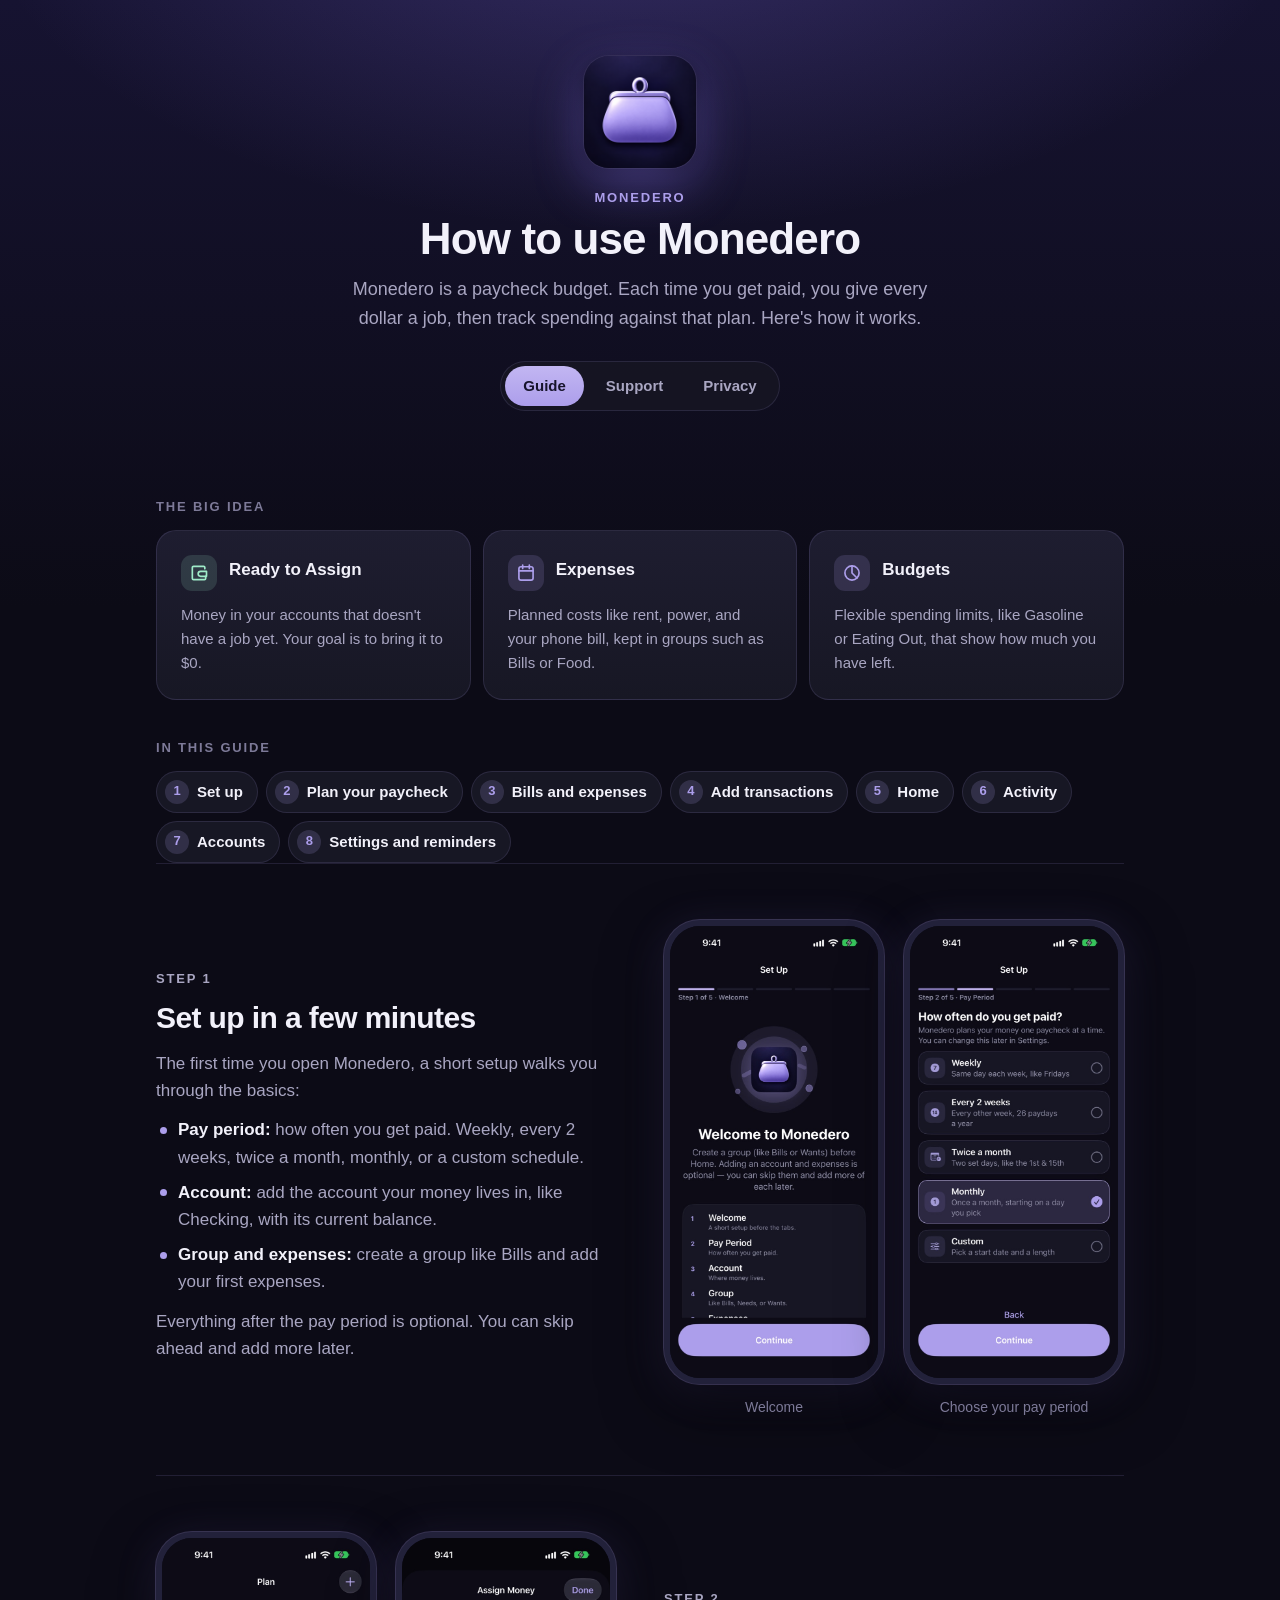
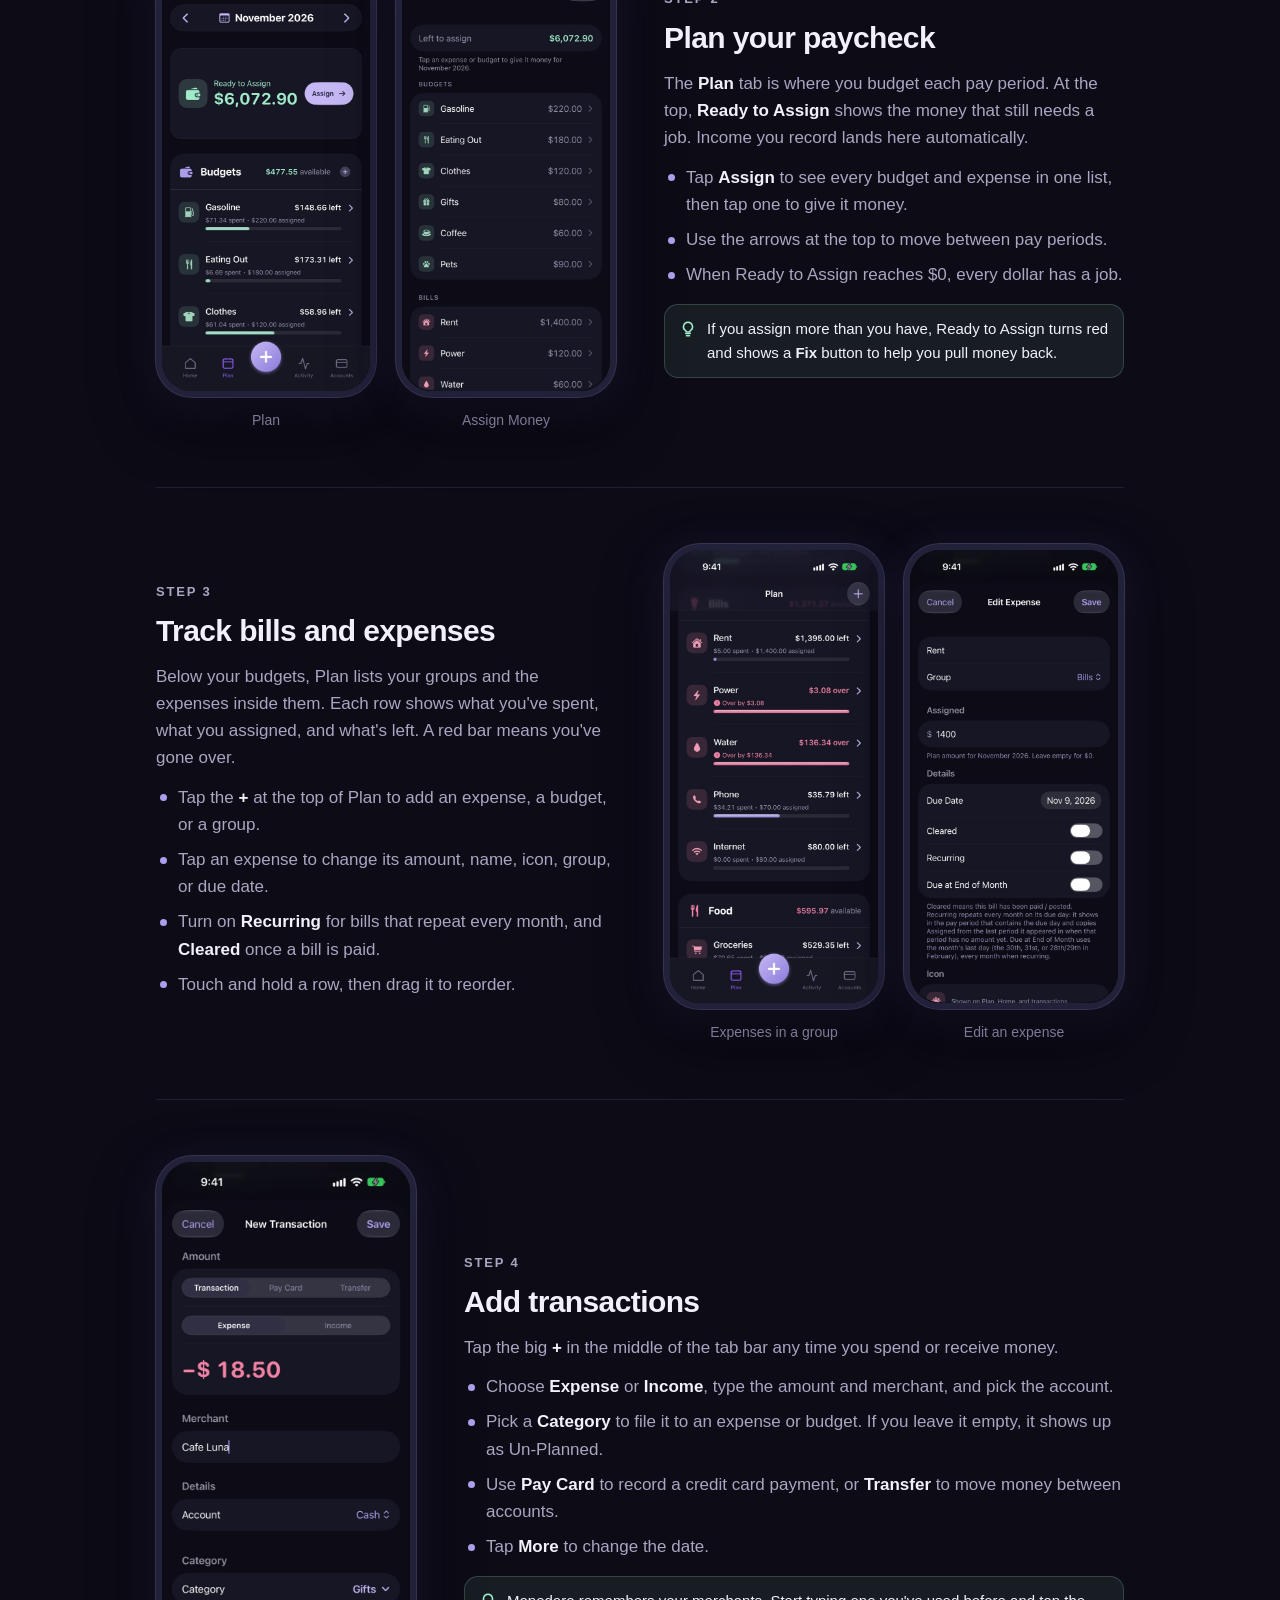
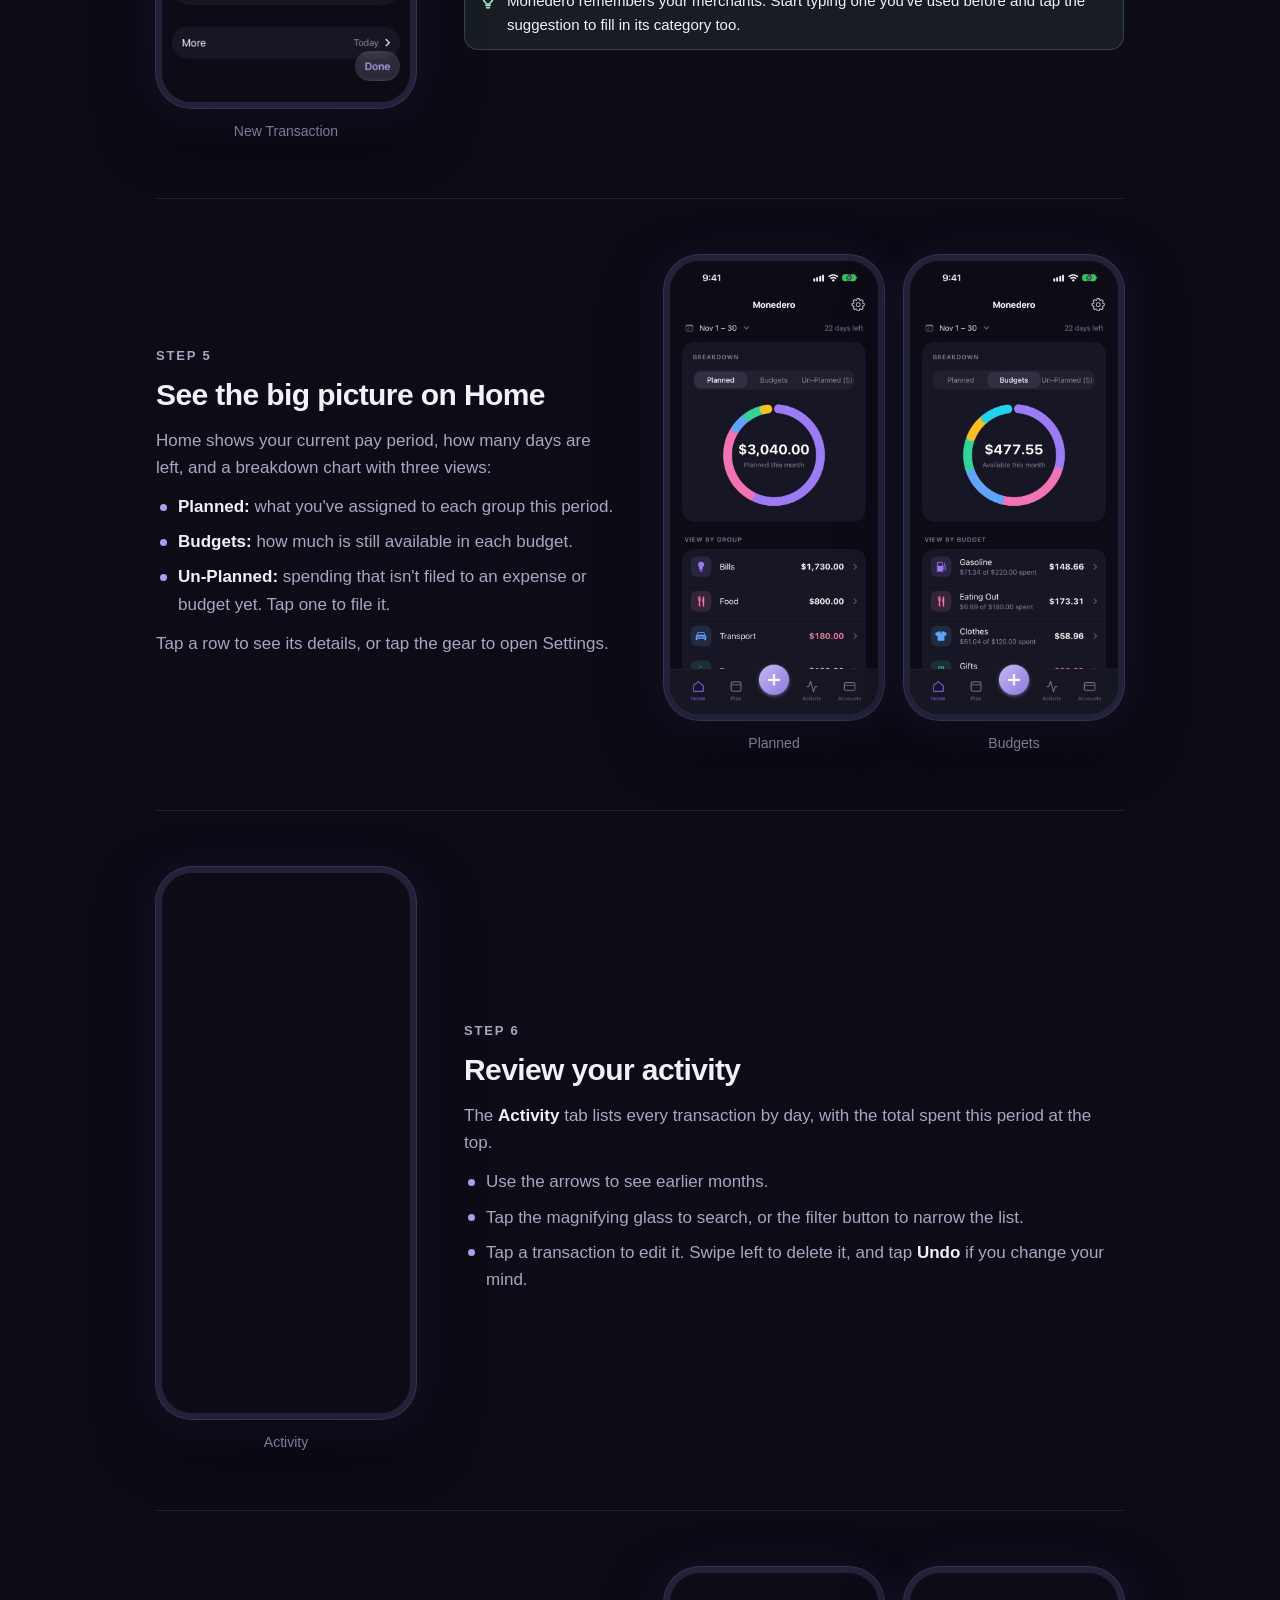
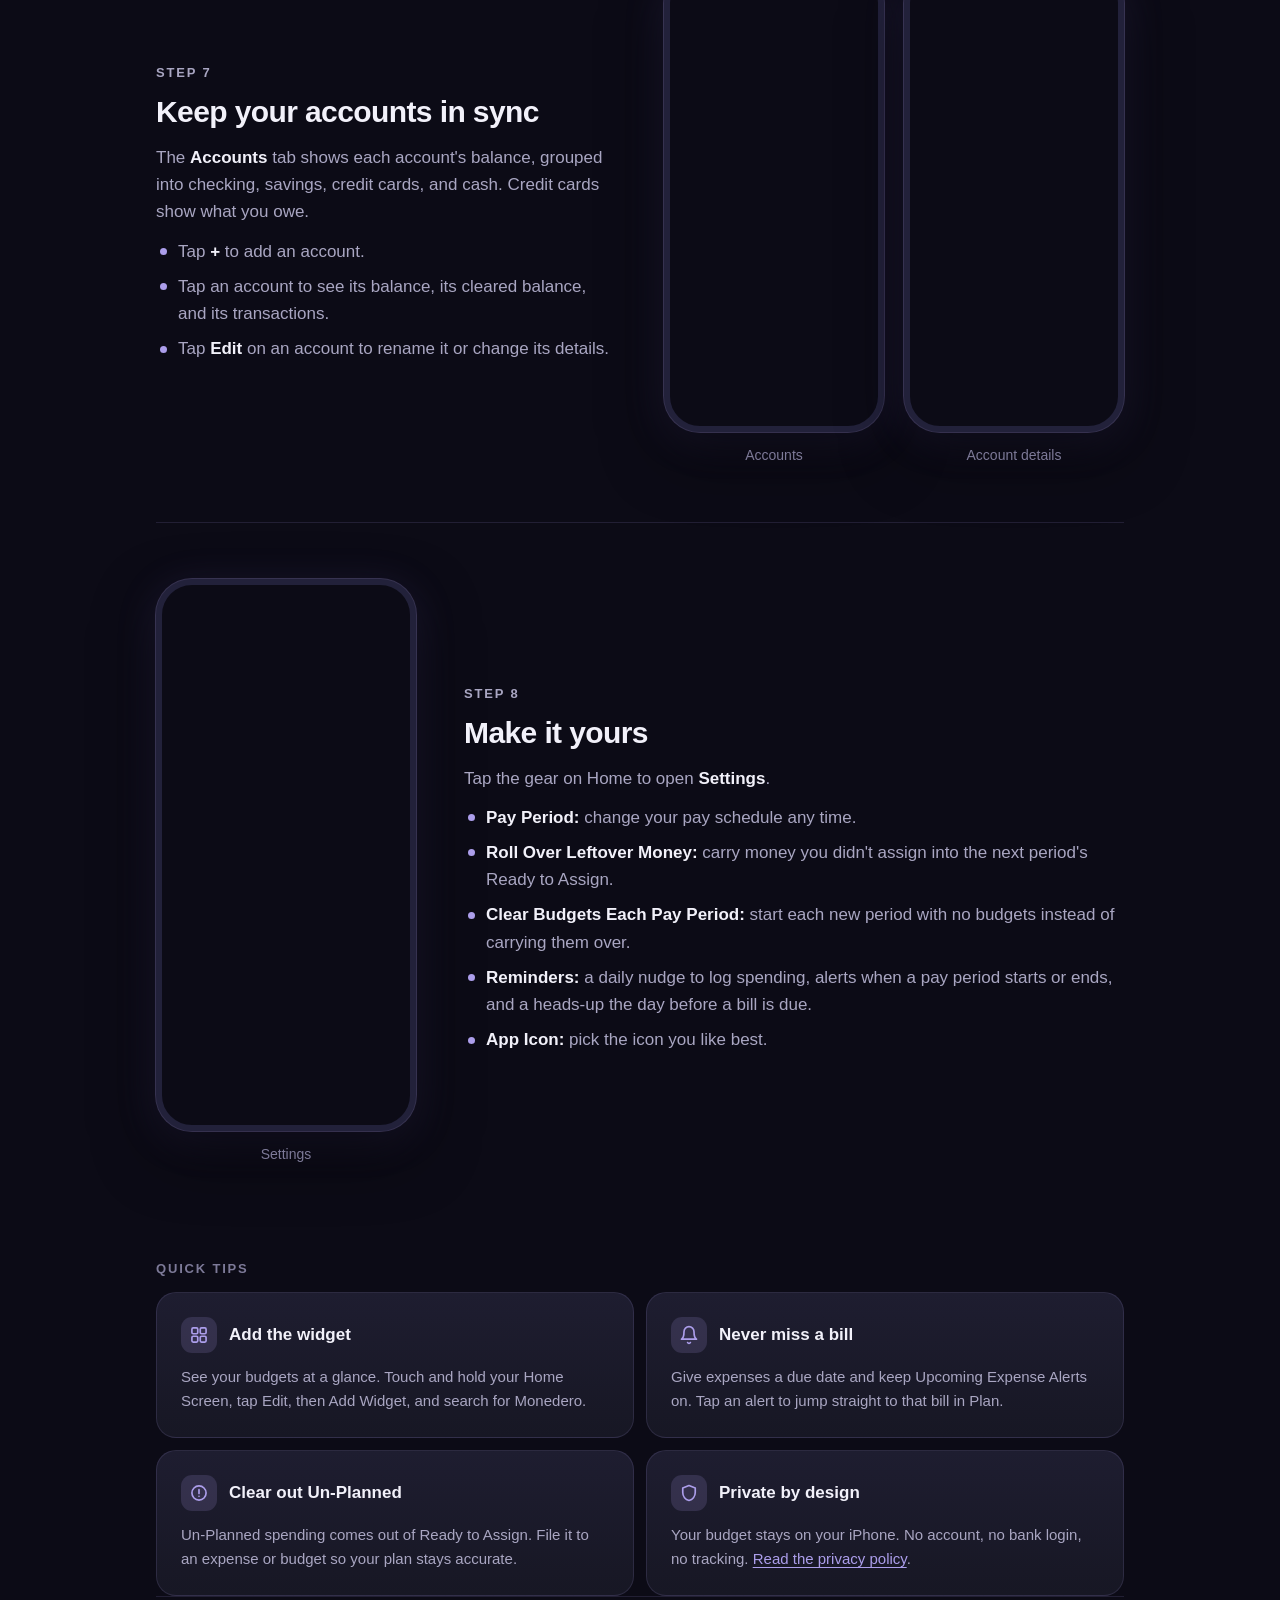
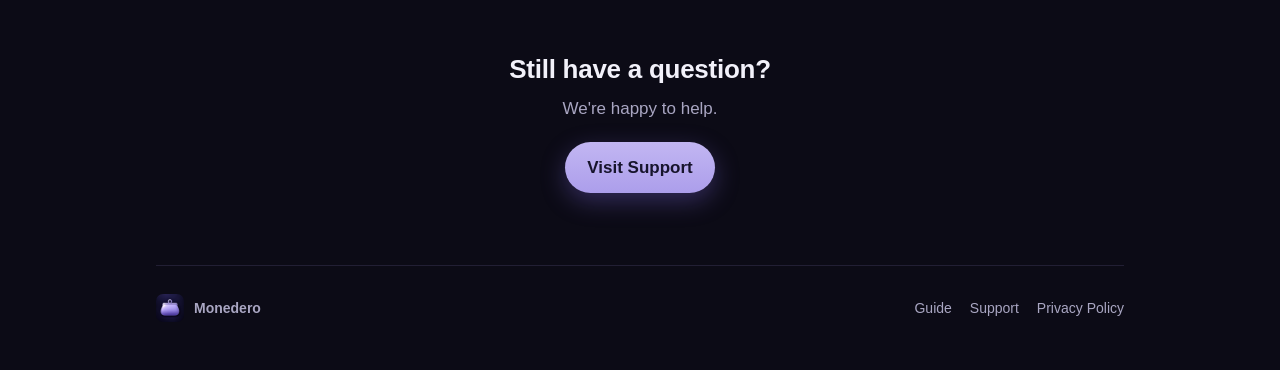
<file: index.html>
<!doctype html>
<html lang="en">
<head>
<meta charset="utf-8">
<meta name="viewport" content="width=device-width, initial-scale=1">
<title>Monedero</title>
<meta http-equiv="refresh" content="0; url=guide.html">
<link rel="canonical" href="guide.html">
</head>
<body>
<p><a href="support.html">Monedero Support</a> · <a href="privacy.html">Privacy Policy</a></p>
</body>
</html>
</file>
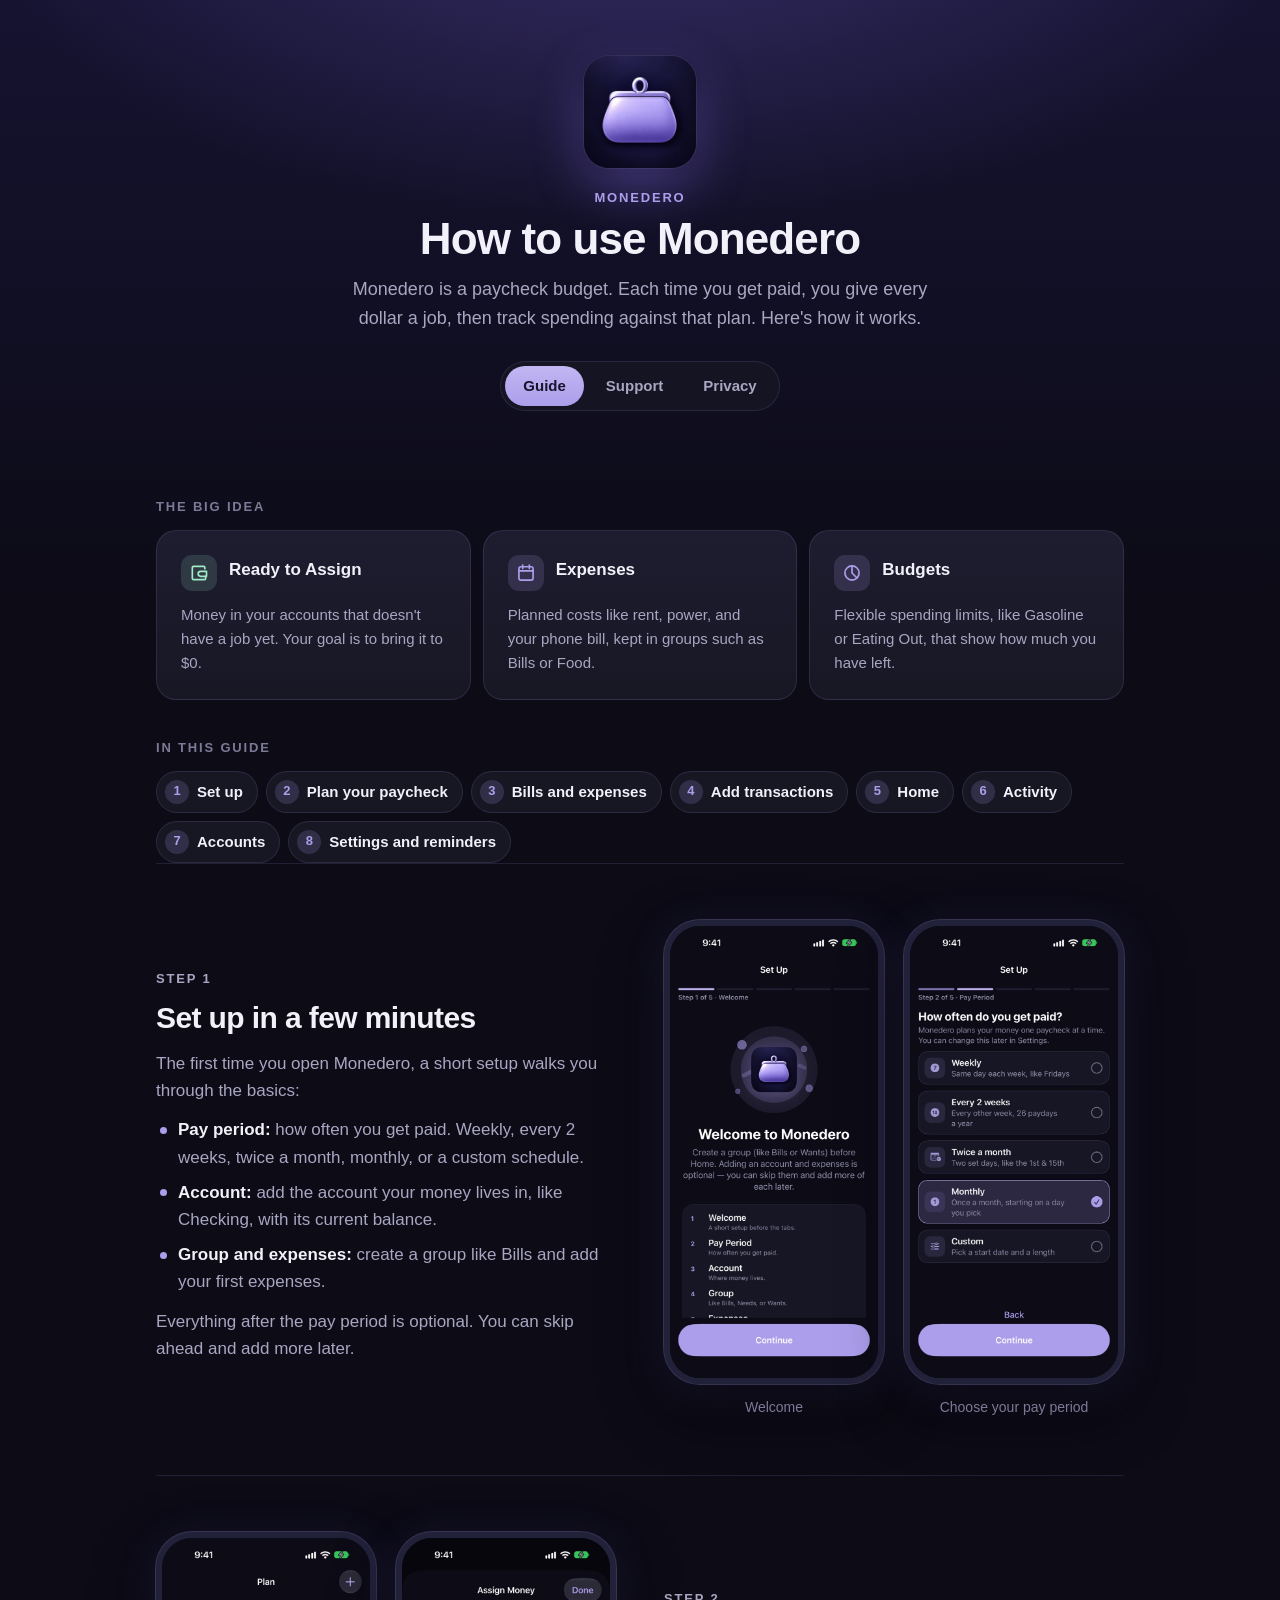
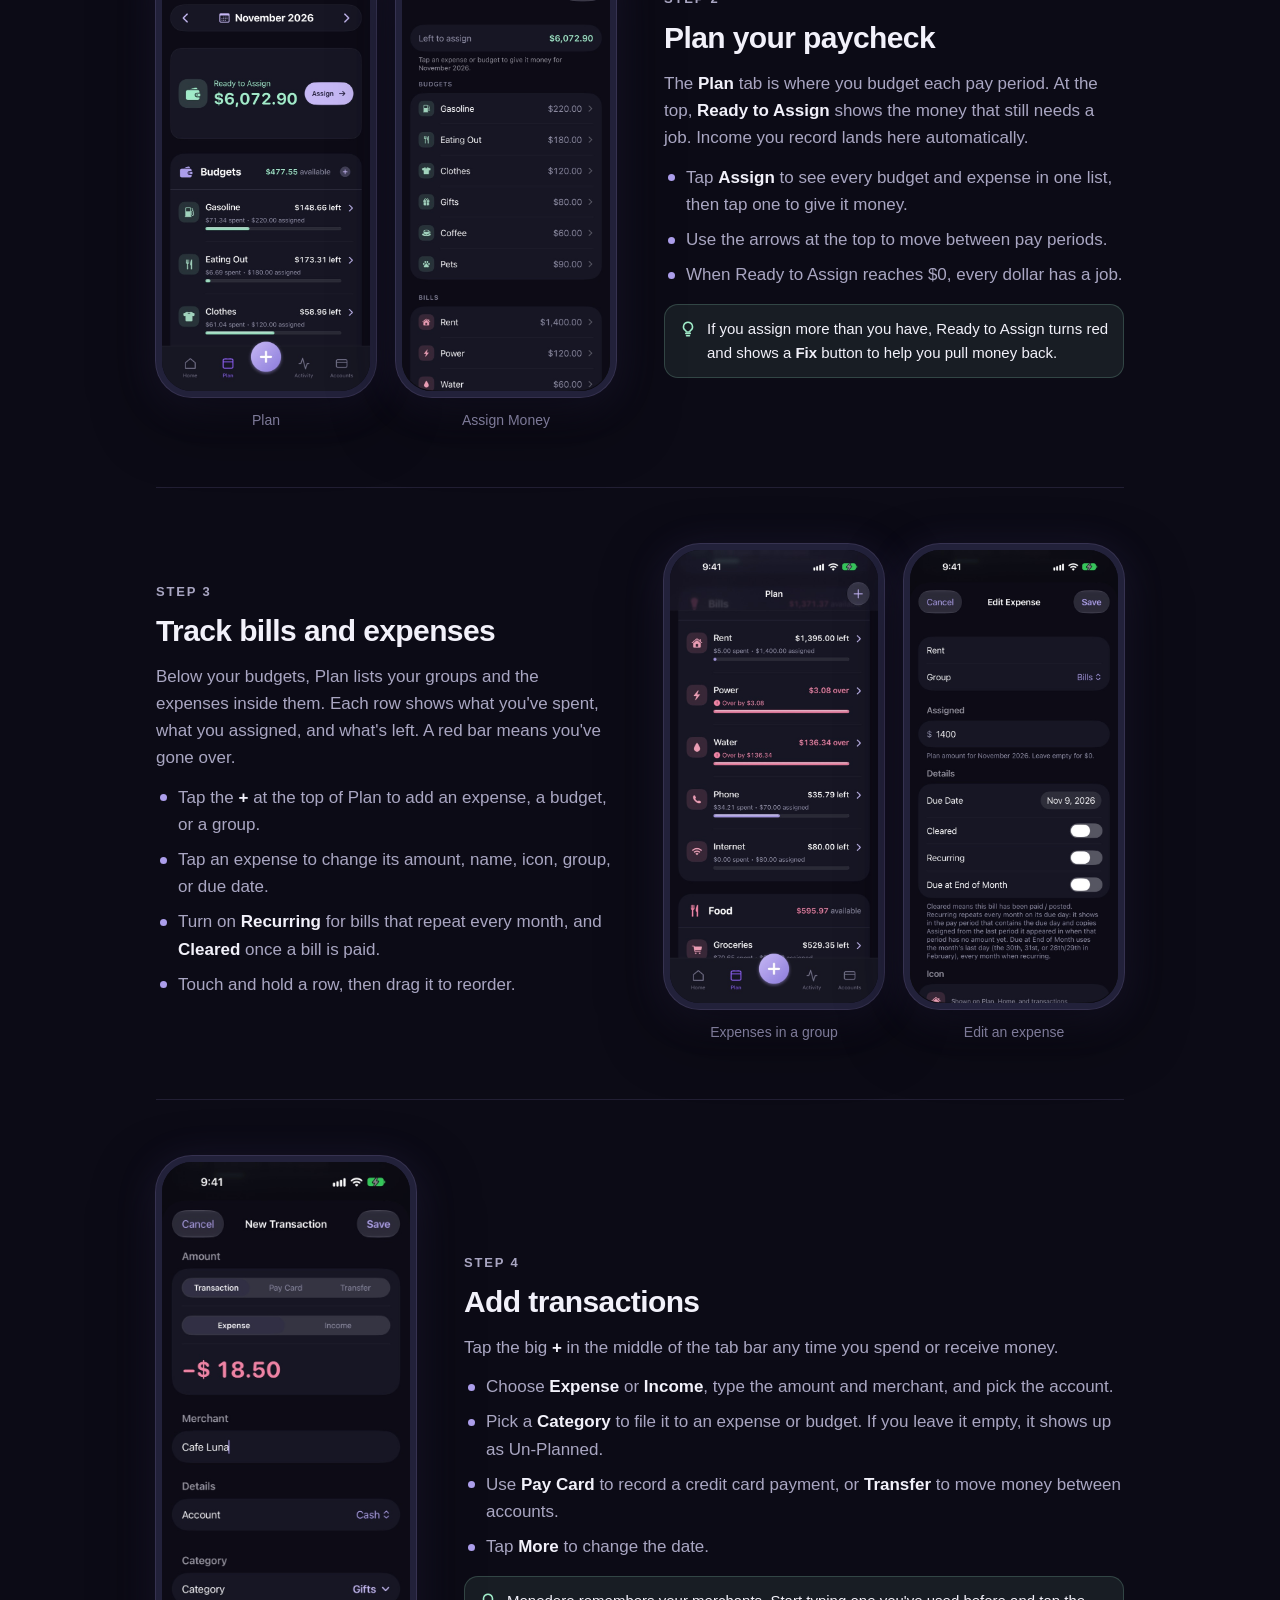
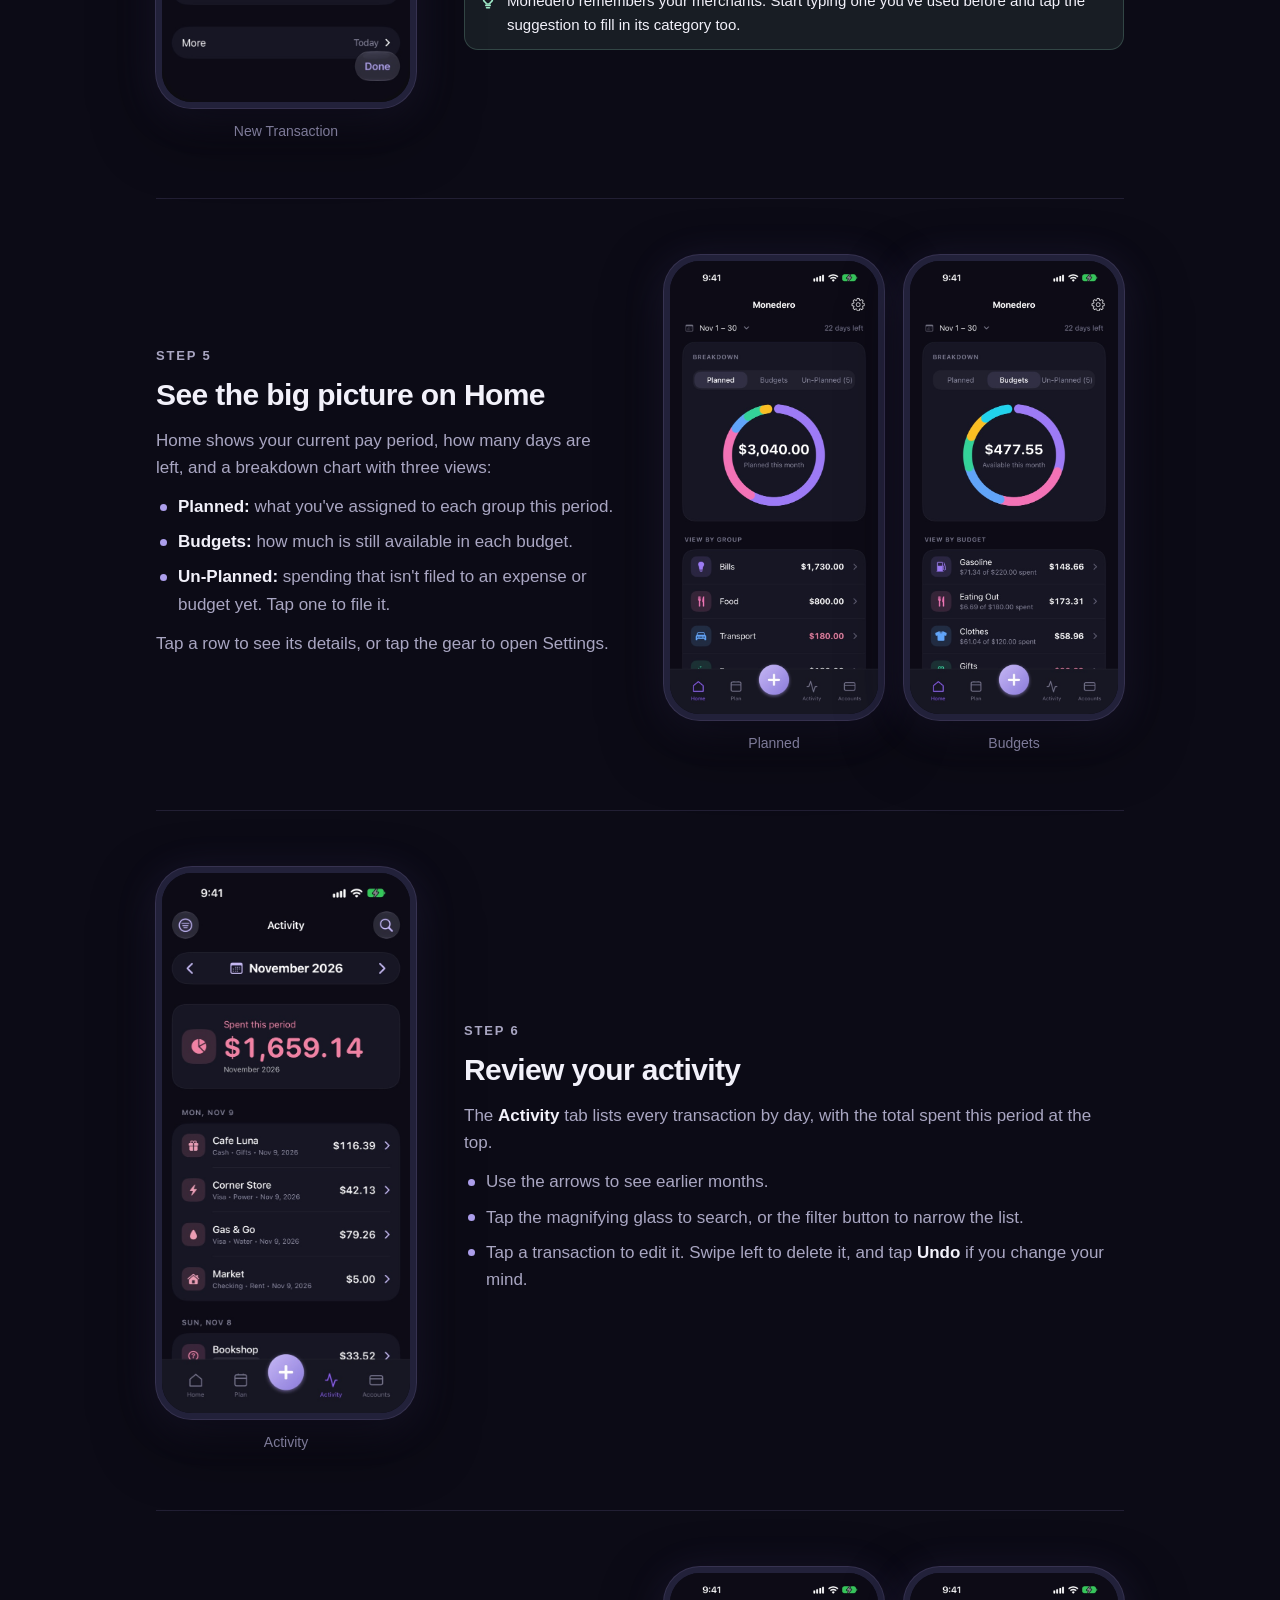
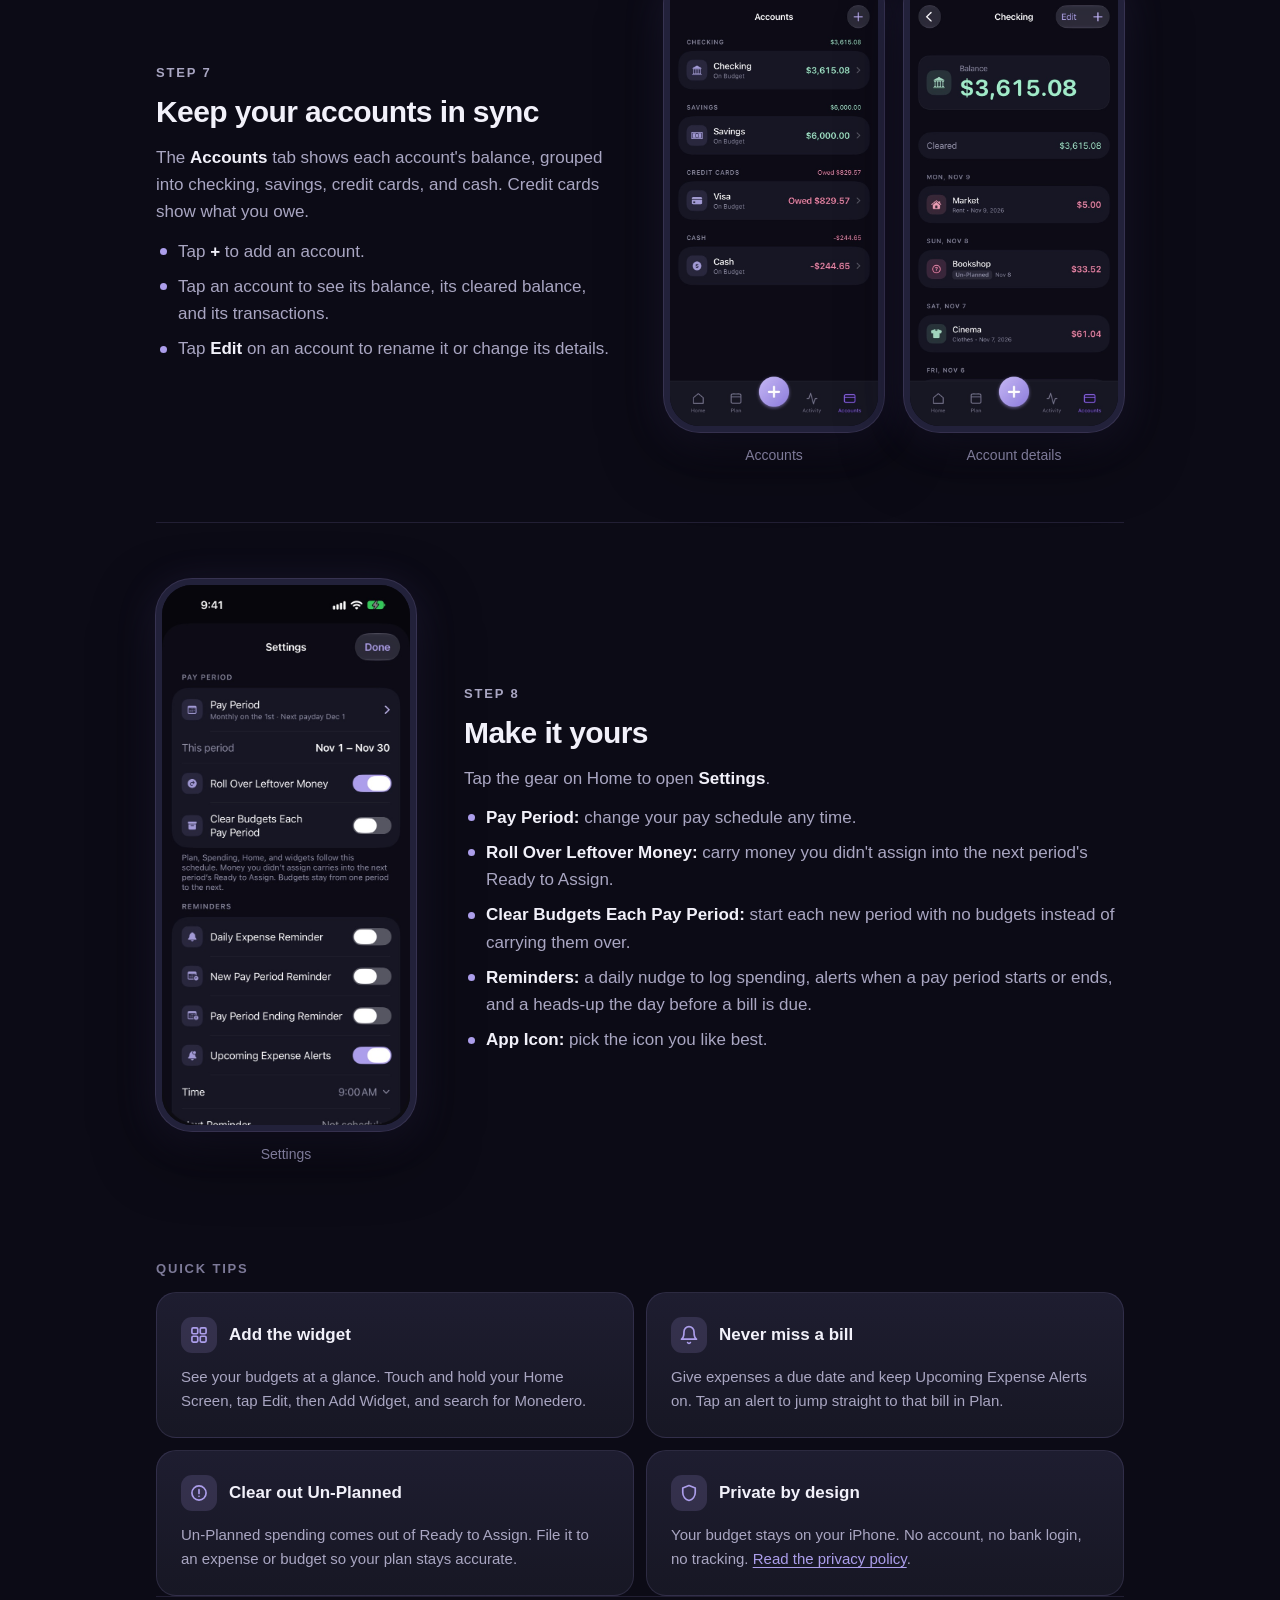
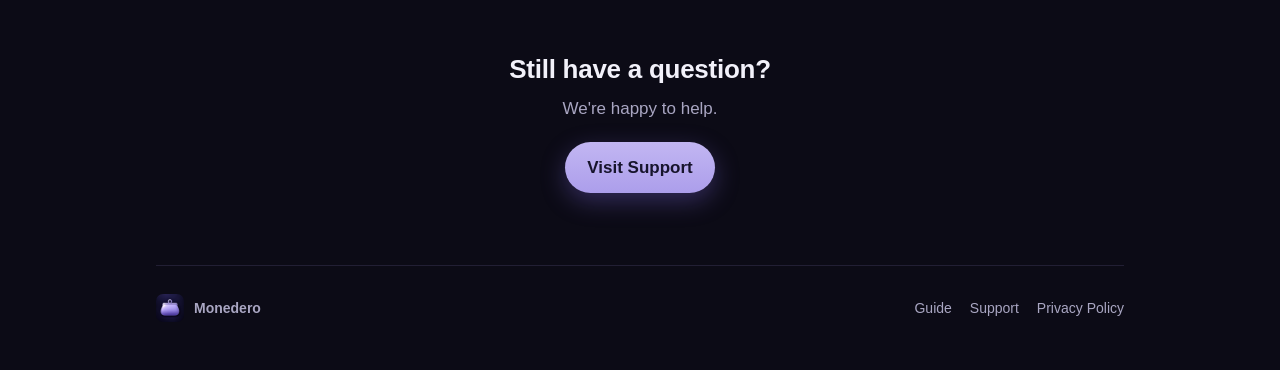
<file: guide.html>
<!doctype html>
<html lang="en">
<head>
<meta charset="utf-8">
<meta name="viewport" content="width=device-width, initial-scale=1">
<title>How to Use Monedero</title>
<meta name="description" content="A step-by-step guide to budgeting your paycheck with Monedero for iPhone.">
<meta name="theme-color" content="#161331">
<meta property="og:title" content="How to Use Monedero">
<meta property="og:description" content="A step-by-step guide to budgeting your paycheck with Monedero for iPhone.">
<meta property="og:image" content="assets/icon-512.png">
<link rel="icon" type="image/png" href="assets/favicon.png">
<link rel="apple-touch-icon" href="assets/apple-touch-icon.png">
<link rel="stylesheet" href="styles.css">
</head>
<body>
<div class="wrap wide">
  <header class="hero">
    <img class="icon" src="assets/icon-256.png" srcset="assets/icon-256.png 1x, assets/icon-512.png 2x" alt="Monedero app icon">
    <p class="eyebrow">Monedero</p>
    <h1>How to use Monedero</h1>
    <p class="lede">Monedero is a paycheck budget. Each time you get paid, you give every dollar a job, then track spending against that plan. Here's how it works.</p>
    <nav class="tabs" aria-label="Pages">
      <a href="guide.html" aria-current="page">Guide</a>
      <a href="support.html">Support</a>
      <a href="privacy.html">Privacy</a>
    </nav>
  </header>

  <main>
    <h2 class="section-title">The big idea</h2>
    <ul class="ideas">
      <li>
        <section class="card">
          <div class="card-head">
            <span class="badge positive" aria-hidden="true">
              <svg viewBox="0 0 24 24" fill="none" stroke="currentColor" stroke-width="2" stroke-linecap="round" stroke-linejoin="round"><path d="M19 7V5.5A1.5 1.5 0 0 0 17.5 4h-12A1.5 1.5 0 0 0 4 5.5v13A1.5 1.5 0 0 0 5.5 20h13a1.5 1.5 0 0 0 1.5-1.5V16"/><path d="M14 10h7v6h-7a3 3 0 0 1 0-6Z"/></svg>
            </span>
            <h3>Ready to Assign</h3>
          </div>
          <p>Money in your accounts that doesn't have a job yet. Your goal is to bring it to $0.</p>
        </section>
      </li>
      <li>
        <section class="card">
          <div class="card-head">
            <span class="badge" aria-hidden="true">
              <svg viewBox="0 0 24 24" fill="none" stroke="currentColor" stroke-width="2" stroke-linecap="round" stroke-linejoin="round"><rect x="3.5" y="4.5" width="17" height="16" rx="2.5"/><path d="M3.5 9.5h17M8 2.5v4M16 2.5v4"/></svg>
            </span>
            <h3>Expenses</h3>
          </div>
          <p>Planned costs like rent, power, and your phone bill, kept in groups such as Bills or Food.</p>
        </section>
      </li>
      <li>
        <section class="card">
          <div class="card-head">
            <span class="badge" aria-hidden="true">
              <svg viewBox="0 0 24 24" fill="none" stroke="currentColor" stroke-width="2" stroke-linecap="round" stroke-linejoin="round"><circle cx="12" cy="12" r="8.5"/><path d="M12 3.5V12l6 6"/></svg>
            </span>
            <h3>Budgets</h3>
          </div>
          <p>Flexible spending limits, like Gasoline or Eating Out, that show how much you have left.</p>
        </section>
      </li>
    </ul>

    <h2 class="section-title">In this guide</h2>
    <ol class="toc">
      <li><a href="#setup"><span class="n">1</span>Set up</a></li>
      <li><a href="#plan"><span class="n">2</span>Plan your paycheck</a></li>
      <li><a href="#expenses"><span class="n">3</span>Bills and expenses</a></li>
      <li><a href="#add"><span class="n">4</span>Add transactions</a></li>
      <li><a href="#home"><span class="n">5</span>Home</a></li>
      <li><a href="#activity"><span class="n">6</span>Activity</a></li>
      <li><a href="#accounts"><span class="n">7</span>Accounts</a></li>
      <li><a href="#settings"><span class="n">8</span>Settings and reminders</a></li>
    </ol>

    <section class="step" id="setup">
      <div class="step-text">
        <p class="step-num">Step 1</p>
        <h2>Set up in a few minutes</h2>
        <p>The first time you open Monedero, a short setup walks you through the basics:</p>
        <ul>
          <li><strong>Pay period:</strong> how often you get paid. Weekly, every 2 weeks, twice a month, monthly, or a custom schedule.</li>
          <li><strong>Account:</strong> add the account your money lives in, like Checking, with its current balance.</li>
          <li><strong>Group and expenses:</strong> create a group like Bills and add your first expenses.</li>
        </ul>
        <p>Everything after the pay period is optional. You can skip ahead and add more later.</p>
      </div>
      <div class="phones">
        <figure class="phone">
          <img src="assets/guide/setup-welcome.jpg" width="639" height="1391" loading="lazy" alt="Monedero's welcome screen listing the setup steps: Welcome, Pay Period, Account, Group, and Expenses.">
          <figcaption>Welcome</figcaption>
        </figure>
        <figure class="phone">
          <img src="assets/guide/setup-pay-period.jpg" width="639" height="1391" loading="lazy" alt="The pay period step asking how often you get paid, with Monthly selected.">
          <figcaption>Choose your pay period</figcaption>
        </figure>
      </div>
    </section>

    <section class="step flip" id="plan">
      <div class="step-text">
        <p class="step-num">Step 2</p>
        <h2>Plan your paycheck</h2>
        <p>The <strong>Plan</strong> tab is where you budget each pay period. At the top, <strong>Ready to Assign</strong> shows the money that still needs a job. Income you record lands here automatically.</p>
        <ul>
          <li>Tap <strong>Assign</strong> to see every budget and expense in one list, then tap one to give it money.</li>
          <li>Use the arrows at the top to move between pay periods.</li>
          <li>When Ready to Assign reaches $0, every dollar has a job.</li>
        </ul>
        <div class="tip">
          <svg viewBox="0 0 24 24" fill="none" stroke="currentColor" stroke-width="2" stroke-linecap="round" stroke-linejoin="round" aria-hidden="true"><path d="M9 18h6M10 21h4"/><path d="M12 3a6 6 0 0 0-3.5 10.9c.6.4 1 1.1 1 1.9V16h5v-.2c0-.8.4-1.5 1-1.9A6 6 0 0 0 12 3Z"/></svg>
          <span>If you assign more than you have, Ready to Assign turns red and shows a <strong>Fix</strong> button to help you pull money back.</span>
        </div>
      </div>
      <div class="phones">
        <figure class="phone">
          <img src="assets/guide/plan.jpg" width="639" height="1391" loading="lazy" alt="The Plan tab showing $6,072.90 Ready to Assign with an Assign button, and budgets with spent and remaining amounts.">
          <figcaption>Plan</figcaption>
        </figure>
        <figure class="phone">
          <img src="assets/guide/assign-money.jpg" width="639" height="1391" loading="lazy" alt="The Assign Money sheet listing budgets and bills with their assigned amounts.">
          <figcaption>Assign Money</figcaption>
        </figure>
      </div>
    </section>

    <section class="step" id="expenses">
      <div class="step-text">
        <p class="step-num">Step 3</p>
        <h2>Track bills and expenses</h2>
        <p>Below your budgets, Plan lists your groups and the expenses inside them. Each row shows what you've spent, what you assigned, and what's left. A red bar means you've gone over.</p>
        <ul>
          <li>Tap the <strong>+</strong> at the top of Plan to add an expense, a budget, or a group.</li>
          <li>Tap an expense to change its amount, name, icon, group, or due date.</li>
          <li>Turn on <strong>Recurring</strong> for bills that repeat every month, and <strong>Cleared</strong> once a bill is paid.</li>
          <li>Touch and hold a row, then drag it to reorder.</li>
        </ul>
      </div>
      <div class="phones">
        <figure class="phone">
          <img src="assets/guide/plan-expenses.jpg" width="639" height="1391" loading="lazy" alt="The Bills group on Plan with Rent, Power, Water, Phone, and Internet, each showing spent and remaining amounts.">
          <figcaption>Expenses in a group</figcaption>
        </figure>
        <figure class="phone">
          <img src="assets/guide/edit-expense.jpg" width="639" height="1391" loading="lazy" alt="Edit Expense for Rent, with its group, assigned amount, due date, and Cleared, Recurring, and Due at End of Month switches.">
          <figcaption>Edit an expense</figcaption>
        </figure>
      </div>
    </section>

    <section class="step flip" id="add">
      <div class="step-text">
        <p class="step-num">Step 4</p>
        <h2>Add transactions</h2>
        <p>Tap the big <strong>+</strong> in the middle of the tab bar any time you spend or receive money.</p>
        <ul>
          <li>Choose <strong>Expense</strong> or <strong>Income</strong>, type the amount and merchant, and pick the account.</li>
          <li>Pick a <strong>Category</strong> to file it to an expense or budget. If you leave it empty, it shows up as Un-Planned.</li>
          <li>Use <strong>Pay Card</strong> to record a credit card payment, or <strong>Transfer</strong> to move money between accounts.</li>
          <li>Tap <strong>More</strong> to change the date.</li>
        </ul>
        <div class="tip">
          <svg viewBox="0 0 24 24" fill="none" stroke="currentColor" stroke-width="2" stroke-linecap="round" stroke-linejoin="round" aria-hidden="true"><path d="M9 18h6M10 21h4"/><path d="M12 3a6 6 0 0 0-3.5 10.9c.6.4 1 1.1 1 1.9V16h5v-.2c0-.8.4-1.5 1-1.9A6 6 0 0 0 12 3Z"/></svg>
          <span>Monedero remembers your merchants. Start typing one you've used before and tap the suggestion to fill in its category too.</span>
        </div>
      </div>
      <figure class="phone">
        <img src="assets/guide/add-transaction.jpg" width="639" height="1391" loading="lazy" alt="New Transaction with an $18.50 expense at Cafe Luna, paid from Cash and filed to Gifts.">
        <figcaption>New Transaction</figcaption>
      </figure>
    </section>

    <section class="step" id="home">
      <div class="step-text">
        <p class="step-num">Step 5</p>
        <h2>See the big picture on Home</h2>
        <p>Home shows your current pay period, how many days are left, and a breakdown chart with three views:</p>
        <ul>
          <li><strong>Planned:</strong> what you've assigned to each group this period.</li>
          <li><strong>Budgets:</strong> how much is still available in each budget.</li>
          <li><strong>Un-Planned:</strong> spending that isn't filed to an expense or budget yet. Tap one to file it.</li>
        </ul>
        <p>Tap a row to see its details, or tap the gear to open Settings.</p>
      </div>
      <div class="phones">
        <figure class="phone">
          <img src="assets/guide/home-planned.jpg" width="639" height="1391" loading="lazy" alt="Home with the Planned breakdown: $3,040 planned this month, split by group in a donut chart.">
          <figcaption>Planned</figcaption>
        </figure>
        <figure class="phone">
          <img src="assets/guide/home-budgets.jpg" width="639" height="1391" loading="lazy" alt="Home with the Budgets breakdown: $477.55 available this month across budgets.">
          <figcaption>Budgets</figcaption>
        </figure>
      </div>
    </section>

    <section class="step flip" id="activity">
      <div class="step-text">
        <p class="step-num">Step 6</p>
        <h2>Review your activity</h2>
        <p>The <strong>Activity</strong> tab lists every transaction by day, with the total spent this period at the top.</p>
        <ul>
          <li>Use the arrows to see earlier months.</li>
          <li>Tap the magnifying glass to search, or the filter button to narrow the list.</li>
          <li>Tap a transaction to edit it. Swipe left to delete it, and tap <strong>Undo</strong> if you change your mind.</li>
        </ul>
      </div>
      <figure class="phone">
        <img src="assets/guide/activity.jpg" width="639" height="1391" loading="lazy" alt="Activity showing $1,659.14 spent in November 2026 and a list of transactions grouped by day.">
        <figcaption>Activity</figcaption>
      </figure>
    </section>

    <section class="step" id="accounts">
      <div class="step-text">
        <p class="step-num">Step 7</p>
        <h2>Keep your accounts in sync</h2>
        <p>The <strong>Accounts</strong> tab shows each account's balance, grouped into checking, savings, credit cards, and cash. Credit cards show what you owe.</p>
        <ul>
          <li>Tap <strong>+</strong> to add an account.</li>
          <li>Tap an account to see its balance, its cleared balance, and its transactions.</li>
          <li>Tap <strong>Edit</strong> on an account to rename it or change its details.</li>
        </ul>
      </div>
      <div class="phones">
        <figure class="phone">
          <img src="assets/guide/accounts.jpg" width="639" height="1391" loading="lazy" alt="Accounts listing Checking, Savings, a Visa credit card showing $829.57 owed, and Cash.">
          <figcaption>Accounts</figcaption>
        </figure>
        <figure class="phone">
          <img src="assets/guide/account-detail.jpg" width="639" height="1391" loading="lazy" alt="Checking account detail with a $3,615.08 balance, cleared balance, and recent transactions.">
          <figcaption>Account details</figcaption>
        </figure>
      </div>
    </section>

    <section class="step flip" id="settings">
      <div class="step-text">
        <p class="step-num">Step 8</p>
        <h2>Make it yours</h2>
        <p>Tap the gear on Home to open <strong>Settings</strong>.</p>
        <ul>
          <li><strong>Pay Period:</strong> change your pay schedule any time.</li>
          <li><strong>Roll Over Leftover Money:</strong> carry money you didn't assign into the next period's Ready to Assign.</li>
          <li><strong>Clear Budgets Each Pay Period:</strong> start each new period with no budgets instead of carrying them over.</li>
          <li><strong>Reminders:</strong> a daily nudge to log spending, alerts when a pay period starts or ends, and a heads-up the day before a bill is due.</li>
          <li><strong>App Icon:</strong> pick the icon you like best.</li>
        </ul>
      </div>
      <figure class="phone">
        <img src="assets/guide/settings.jpg" width="639" height="1391" loading="lazy" alt="Settings with pay period options and reminder switches.">
        <figcaption>Settings</figcaption>
      </figure>
    </section>

    <h2 class="section-title">Quick tips</h2>
    <div class="tips">
      <section class="card">
        <div class="card-head">
          <span class="badge" aria-hidden="true">
            <svg viewBox="0 0 24 24" fill="none" stroke="currentColor" stroke-width="2" stroke-linecap="round" stroke-linejoin="round"><rect x="3.5" y="3.5" width="7" height="7" rx="1.5"/><rect x="13.5" y="3.5" width="7" height="7" rx="1.5"/><rect x="3.5" y="13.5" width="7" height="7" rx="1.5"/><rect x="13.5" y="13.5" width="7" height="7" rx="1.5"/></svg>
          </span>
          <h3>Add the widget</h3>
        </div>
        <p>See your budgets at a glance. Touch and hold your Home Screen, tap Edit, then Add Widget, and search for Monedero.</p>
      </section>
      <section class="card">
        <div class="card-head">
          <span class="badge" aria-hidden="true">
            <svg viewBox="0 0 24 24" fill="none" stroke="currentColor" stroke-width="2" stroke-linecap="round" stroke-linejoin="round"><path d="M6 8a6 6 0 0 1 12 0c0 7 3 9 3 9H3s3-2 3-9"/><path d="M10.3 21a1.9 1.9 0 0 0 3.4 0"/></svg>
          </span>
          <h3>Never miss a bill</h3>
        </div>
        <p>Give expenses a due date and keep Upcoming Expense Alerts on. Tap an alert to jump straight to that bill in Plan.</p>
      </section>
      <section class="card">
        <div class="card-head">
          <span class="badge" aria-hidden="true">
            <svg viewBox="0 0 24 24" fill="none" stroke="currentColor" stroke-width="2" stroke-linecap="round" stroke-linejoin="round"><circle cx="12" cy="12" r="8.5"/><path d="M12 8v4.5M12 16h.01"/></svg>
          </span>
          <h3>Clear out Un-Planned</h3>
        </div>
        <p>Un-Planned spending comes out of Ready to Assign. File it to an expense or budget so your plan stays accurate.</p>
      </section>
      <section class="card">
        <div class="card-head">
          <span class="badge" aria-hidden="true">
            <svg viewBox="0 0 24 24" fill="none" stroke="currentColor" stroke-width="2" stroke-linecap="round" stroke-linejoin="round"><path d="M12 3 4.5 6v5.5c0 4.6 3.2 8.4 7.5 9.5 4.3-1.1 7.5-4.9 7.5-9.5V6L12 3Z"/></svg>
          </span>
          <h3>Private by design</h3>
        </div>
        <p>Your budget stays on your iPhone. No account, no bank login, no tracking. <a href="privacy.html">Read the privacy policy</a>.</p>
      </section>
    </div>

    <section class="cta">
      <h2>Still have a question?</h2>
      <p>We're happy to help.</p>
      <a class="button" href="support.html">Visit Support</a>
    </section>
  </main>

  <footer>
    <span class="footer-brand"><img src="assets/favicon.png" alt="">Monedero</span>
    <nav aria-label="Footer">
      <a href="guide.html">Guide</a>
      <a href="support.html">Support</a>
      <a href="privacy.html">Privacy Policy</a>
    </nav>
  </footer>
</div>
</body>
</html>
</file>
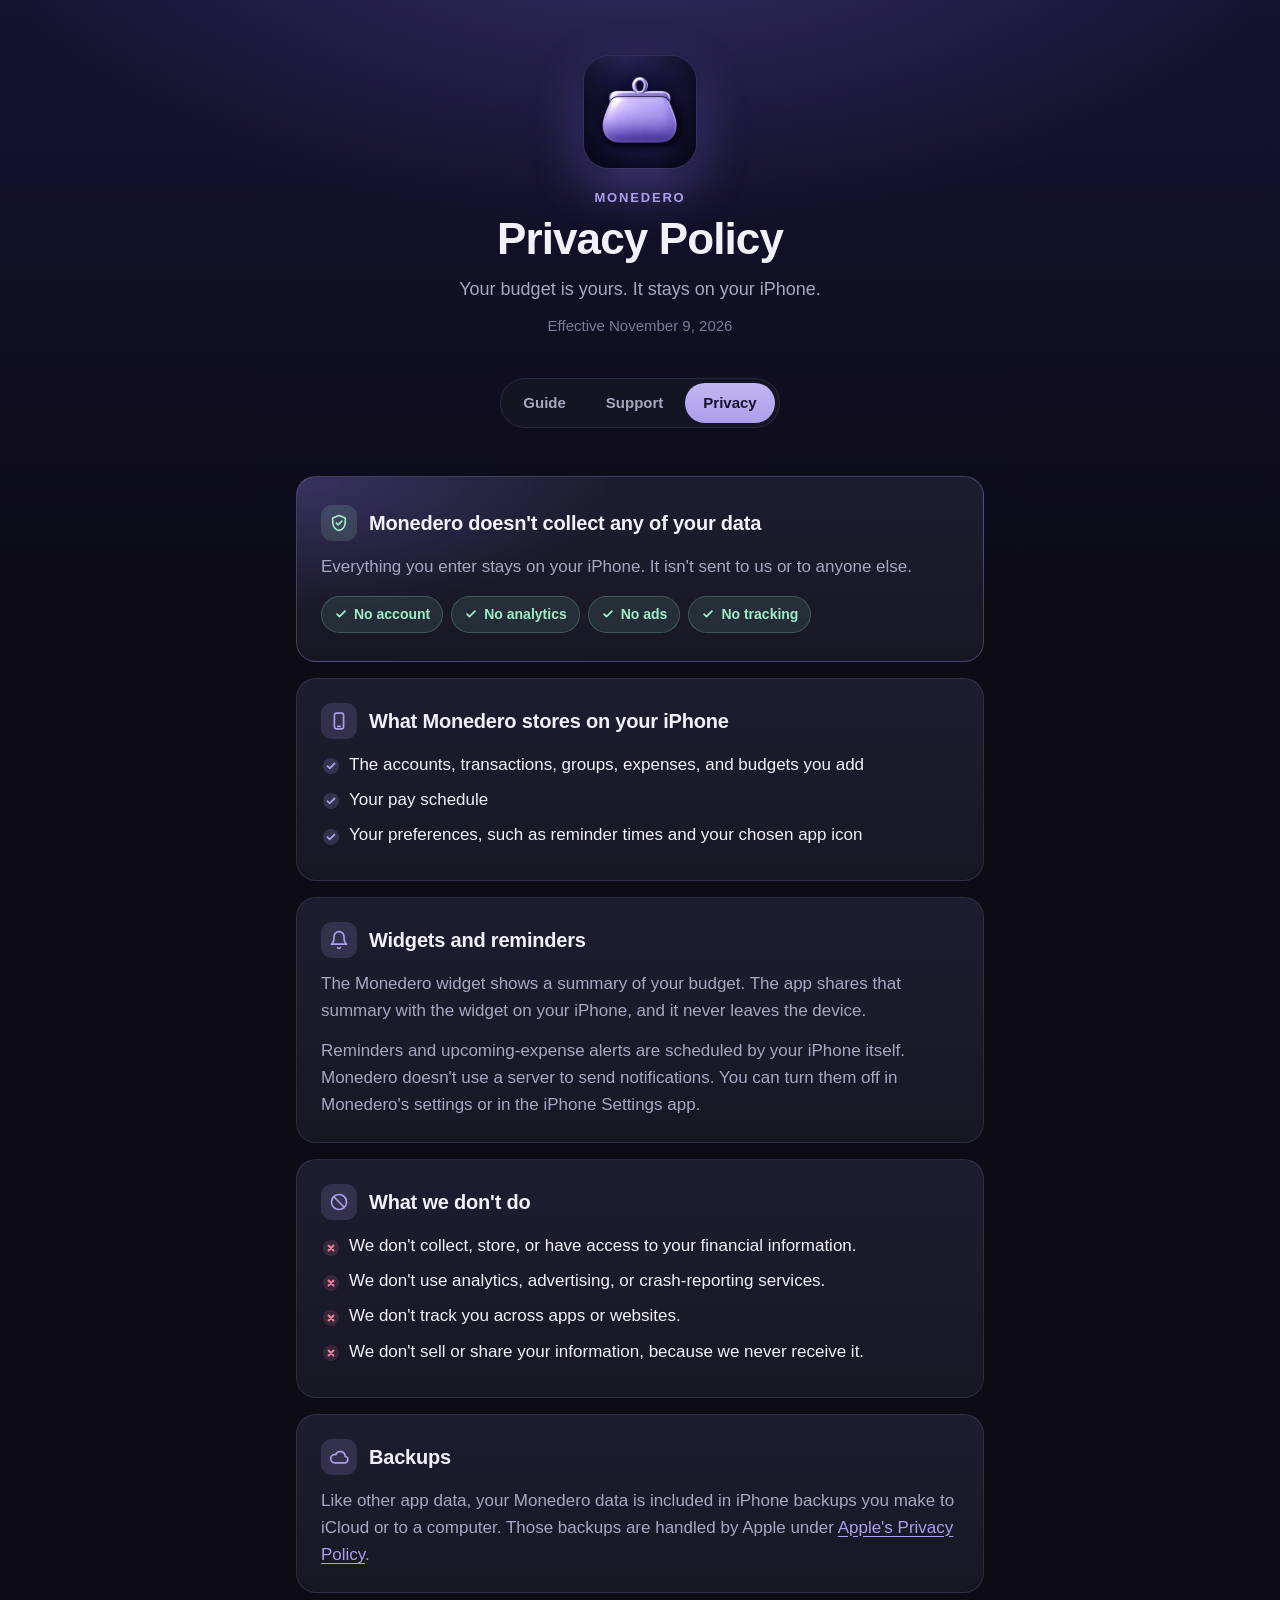
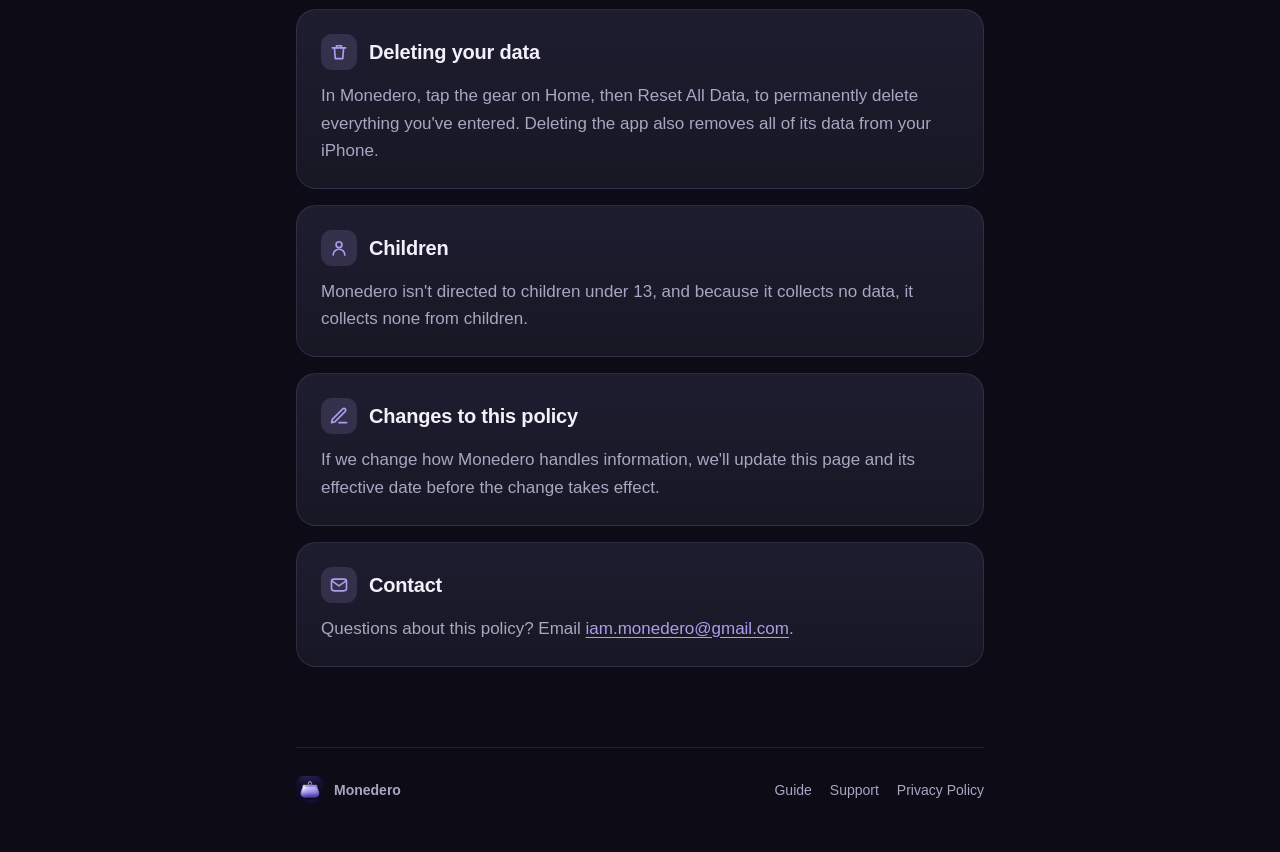
<file: privacy.html>
<!doctype html>
<html lang="en">
<head>
<meta charset="utf-8">
<meta name="viewport" content="width=device-width, initial-scale=1">
<title>Monedero Privacy Policy</title>
<meta name="description" content="Monedero doesn't collect your data. Your budget stays on your iPhone.">
<meta name="theme-color" content="#161331">
<meta property="og:title" content="Monedero Privacy Policy">
<meta property="og:description" content="Monedero doesn't collect your data. Your budget stays on your iPhone.">
<meta property="og:image" content="assets/icon-512.png">
<link rel="icon" type="image/png" href="assets/favicon.png">
<link rel="apple-touch-icon" href="assets/apple-touch-icon.png">
<link rel="stylesheet" href="styles.css">
</head>
<body>
<div class="wrap">
  <header class="hero">
    <img class="icon" src="assets/icon-256.png" srcset="assets/icon-256.png 1x, assets/icon-512.png 2x" alt="Monedero app icon">
    <p class="eyebrow">Monedero</p>
    <h1>Privacy Policy</h1>
    <p class="lede">Your budget is yours. It stays on your iPhone.</p>
    <p class="updated">Effective November 9, 2026</p>
    <nav class="tabs" aria-label="Pages">
      <a href="guide.html">Guide</a>
      <a href="support.html">Support</a>
      <a href="privacy.html" aria-current="page">Privacy</a>
    </nav>
  </header>

  <main>
    <section class="card feature">
      <div class="card-head">
        <span class="badge positive" aria-hidden="true">
          <svg viewBox="0 0 24 24" fill="none" stroke="currentColor" stroke-width="2" stroke-linecap="round" stroke-linejoin="round"><path d="M12 3 4.5 6v5.5c0 4.6 3.2 8.4 7.5 9.5 4.3-1.1 7.5-4.9 7.5-9.5V6L12 3Z"/><path d="m8.8 12 2.2 2.2 4.4-4.5"/></svg>
        </span>
        <h2>Monedero doesn't collect any of your data</h2>
      </div>
      <p class="muted">Everything you enter stays on your iPhone. It isn't sent to us or to anyone else.</p>
      <ul class="chips" aria-label="What Monedero doesn't use">
        <li><svg viewBox="0 0 16 16" fill="none" stroke="currentColor" stroke-width="2" stroke-linecap="round" stroke-linejoin="round" aria-hidden="true"><path d="m3.5 8.2 2.8 2.8 6.2-6.3"/></svg>No account</li>
        <li><svg viewBox="0 0 16 16" fill="none" stroke="currentColor" stroke-width="2" stroke-linecap="round" stroke-linejoin="round" aria-hidden="true"><path d="m3.5 8.2 2.8 2.8 6.2-6.3"/></svg>No analytics</li>
        <li><svg viewBox="0 0 16 16" fill="none" stroke="currentColor" stroke-width="2" stroke-linecap="round" stroke-linejoin="round" aria-hidden="true"><path d="m3.5 8.2 2.8 2.8 6.2-6.3"/></svg>No ads</li>
        <li><svg viewBox="0 0 16 16" fill="none" stroke="currentColor" stroke-width="2" stroke-linecap="round" stroke-linejoin="round" aria-hidden="true"><path d="m3.5 8.2 2.8 2.8 6.2-6.3"/></svg>No tracking</li>
      </ul>
    </section>

    <section class="card">
      <div class="card-head">
        <span class="badge" aria-hidden="true">
          <svg viewBox="0 0 24 24" fill="none" stroke="currentColor" stroke-width="2" stroke-linecap="round" stroke-linejoin="round"><rect x="6.5" y="2.5" width="11" height="19" rx="2.5"/><path d="M10.5 18.5h3"/></svg>
        </span>
        <h2>What Monedero stores on your iPhone</h2>
      </div>
      <ul class="checks">
        <li>The accounts, transactions, groups, expenses, and budgets you add</li>
        <li>Your pay schedule</li>
        <li>Your preferences, such as reminder times and your chosen app icon</li>
      </ul>
    </section>

    <section class="card">
      <div class="card-head">
        <span class="badge" aria-hidden="true">
          <svg viewBox="0 0 24 24" fill="none" stroke="currentColor" stroke-width="2" stroke-linecap="round" stroke-linejoin="round"><path d="M6 8a6 6 0 0 1 12 0c0 7 3 9 3 9H3s3-2 3-9"/><path d="M10.3 21a1.9 1.9 0 0 0 3.4 0"/></svg>
        </span>
        <h2>Widgets and reminders</h2>
      </div>
      <p class="muted">The Monedero widget shows a summary of your budget. The app shares that summary with the widget on your iPhone, and it never leaves the device.</p>
      <p class="muted">Reminders and upcoming-expense alerts are scheduled by your iPhone itself. Monedero doesn't use a server to send notifications. You can turn them off in Monedero's settings or in the iPhone Settings app.</p>
    </section>

    <section class="card">
      <div class="card-head">
        <span class="badge" aria-hidden="true">
          <svg viewBox="0 0 24 24" fill="none" stroke="currentColor" stroke-width="2" stroke-linecap="round" stroke-linejoin="round"><circle cx="12" cy="12" r="9"/><path d="m5.7 5.7 12.6 12.6"/></svg>
        </span>
        <h2>What we don't do</h2>
      </div>
      <ul class="checks no">
        <li>We don't collect, store, or have access to your financial information.</li>
        <li>We don't use analytics, advertising, or crash-reporting services.</li>
        <li>We don't track you across apps or websites.</li>
        <li>We don't sell or share your information, because we never receive it.</li>
      </ul>
    </section>

    <section class="card">
      <div class="card-head">
        <span class="badge" aria-hidden="true">
          <svg viewBox="0 0 24 24" fill="none" stroke="currentColor" stroke-width="2" stroke-linecap="round" stroke-linejoin="round"><path d="M17.5 19H7a5 5 0 1 1 .9-9.9A6 6 0 0 1 19.4 11a4 4 0 0 1-1.9 8Z"/></svg>
        </span>
        <h2>Backups</h2>
      </div>
      <p class="muted">Like other app data, your Monedero data is included in iPhone backups you make to iCloud or to a computer. Those backups are handled by Apple under <a href="https://www.apple.com/legal/privacy/">Apple's Privacy Policy</a>.</p>
    </section>

    <section class="card">
      <div class="card-head">
        <span class="badge" aria-hidden="true">
          <svg viewBox="0 0 24 24" fill="none" stroke="currentColor" stroke-width="2" stroke-linecap="round" stroke-linejoin="round"><path d="M4 7h16"/><path d="M9 7V4.5h6V7"/><path d="M6.5 7l1 13h9l1-13"/></svg>
        </span>
        <h2>Deleting your data</h2>
      </div>
      <p class="muted">In Monedero, tap the gear on Home, then Reset All Data, to permanently delete everything you've entered. Deleting the app also removes all of its data from your iPhone.</p>
    </section>

    <section class="card">
      <div class="card-head">
        <span class="badge" aria-hidden="true">
          <svg viewBox="0 0 24 24" fill="none" stroke="currentColor" stroke-width="2" stroke-linecap="round" stroke-linejoin="round"><circle cx="12" cy="8" r="3.5"/><path d="M5 20.5a7 7 0 0 1 14 0"/></svg>
        </span>
        <h2>Children</h2>
      </div>
      <p class="muted">Monedero isn't directed to children under 13, and because it collects no data, it collects none from children.</p>
    </section>

    <section class="card">
      <div class="card-head">
        <span class="badge" aria-hidden="true">
          <svg viewBox="0 0 24 24" fill="none" stroke="currentColor" stroke-width="2" stroke-linecap="round" stroke-linejoin="round"><path d="M12 20h9"/><path d="M16.5 3.5a2.1 2.1 0 0 1 3 3L7 19l-4 1 1-4 12.5-12.5Z"/></svg>
        </span>
        <h2>Changes to this policy</h2>
      </div>
      <p class="muted">If we change how Monedero handles information, we'll update this page and its effective date before the change takes effect.</p>
    </section>

    <section class="card">
      <div class="card-head">
        <span class="badge" aria-hidden="true">
          <svg viewBox="0 0 24 24" fill="none" stroke="currentColor" stroke-width="2" stroke-linecap="round" stroke-linejoin="round"><rect x="3" y="5" width="18" height="14" rx="3"/><path d="m3.5 7 8.5 6 8.5-6"/></svg>
        </span>
        <h2>Contact</h2>
      </div>
      <p class="muted">Questions about this policy? Email <a href="mailto:iam.monedero@gmail.com">iam.monedero@gmail.com</a>.</p>
    </section>
  </main>

  <footer>
    <span class="footer-brand"><img src="assets/favicon.png" alt="">Monedero</span>
    <nav aria-label="Footer">
      <a href="guide.html">Guide</a>
      <a href="support.html">Support</a>
      <a href="privacy.html">Privacy Policy</a>
    </nav>
  </footer>
</div>
</body>
</html>
</file>
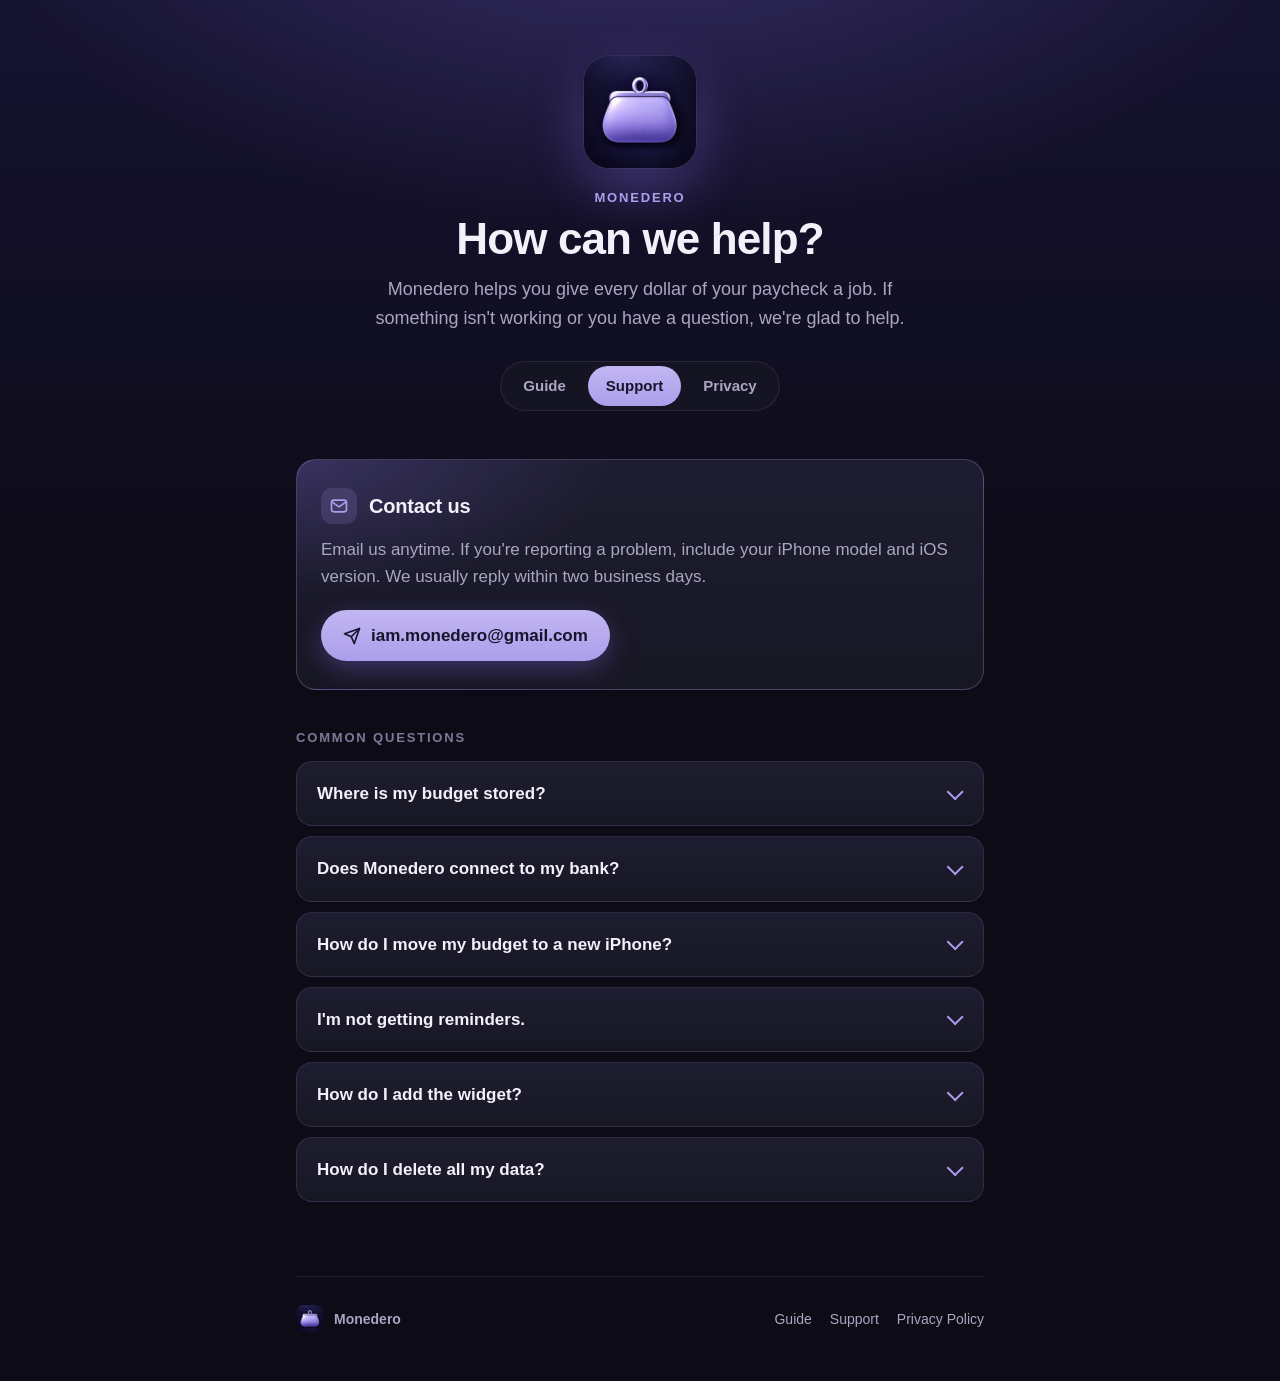
<file: support.html>
<!doctype html>
<html lang="en">
<head>
<meta charset="utf-8">
<meta name="viewport" content="width=device-width, initial-scale=1">
<title>Monedero Support</title>
<meta name="description" content="Help and contact information for Monedero, the paycheck budgeting app for iPhone.">
<meta name="theme-color" content="#161331">
<meta property="og:title" content="Monedero Support">
<meta property="og:description" content="Help and contact information for Monedero, the paycheck budgeting app for iPhone.">
<meta property="og:image" content="assets/icon-512.png">
<link rel="icon" type="image/png" href="assets/favicon.png">
<link rel="apple-touch-icon" href="assets/apple-touch-icon.png">
<link rel="stylesheet" href="styles.css">
</head>
<body>
<div class="wrap">
  <header class="hero">
    <img class="icon" src="assets/icon-256.png" srcset="assets/icon-256.png 1x, assets/icon-512.png 2x" alt="Monedero app icon">
    <p class="eyebrow">Monedero</p>
    <h1>How can we help?</h1>
    <p class="lede">Monedero helps you give every dollar of your paycheck a job. If something isn't working or you have a question, we're glad to help.</p>
    <nav class="tabs" aria-label="Pages">
      <a href="guide.html">Guide</a>
      <a href="support.html" aria-current="page">Support</a>
      <a href="privacy.html">Privacy</a>
    </nav>
  </header>

  <main>
    <section class="card feature">
      <div class="card-head">
        <span class="badge" aria-hidden="true">
          <svg viewBox="0 0 24 24" fill="none" stroke="currentColor" stroke-width="2" stroke-linecap="round" stroke-linejoin="round"><rect x="3" y="5" width="18" height="14" rx="3"/><path d="m3.5 7 8.5 6 8.5-6"/></svg>
        </span>
        <h2>Contact us</h2>
      </div>
      <p class="muted">Email us anytime. If you're reporting a problem, include your iPhone model and iOS version. We usually reply within two business days.</p>
      <a class="button" href="mailto:iam.monedero@gmail.com">
        <svg viewBox="0 0 24 24" fill="none" stroke="currentColor" stroke-width="2.2" stroke-linecap="round" stroke-linejoin="round" aria-hidden="true"><path d="M22 2 11 13"/><path d="m22 2-7 20-4-9-9-4 20-7Z"/></svg>
        iam.monedero@gmail.com
      </a>
    </section>

    <h2 class="section-title">Common questions</h2>
    <div class="faq">
      <details>
        <summary>Where is my budget stored?</summary>
        <p>Only on your iPhone. Monedero has no account to sign up for and doesn't send your accounts, transactions, or budgets anywhere.</p>
      </details>
      <details>
        <summary>Does Monedero connect to my bank?</summary>
        <p>No. You add your accounts and transactions yourself, so Monedero never needs your bank login.</p>
      </details>
      <details>
        <summary>How do I move my budget to a new iPhone?</summary>
        <p>Your Monedero data is included in your iPhone backup. Restore your new iPhone from an iCloud or computer backup, or use Quick Start to transfer from your old iPhone, and your budget comes with it.</p>
      </details>
      <details>
        <summary>I'm not getting reminders.</summary>
        <p>Open the Settings app, tap Notifications, then Monedero, and turn on Allow Notifications. Then check that the reminders you want are switched on in Monedero: tap the gear on Home and look under Reminders.</p>
      </details>
      <details>
        <summary>How do I add the widget?</summary>
        <p>Touch and hold an empty area of your Home Screen, tap Edit, then Add Widget, and search for Monedero.</p>
      </details>
      <details>
        <summary>How do I delete all my data?</summary>
        <p>In Monedero, tap the gear on Home, then Reset All Data. This permanently deletes your accounts, transactions, groups, expenses, and budgets. Deleting the app also removes everything it stored.</p>
      </details>
    </div>
  </main>

  <footer>
    <span class="footer-brand"><img src="assets/favicon.png" alt="">Monedero</span>
    <nav aria-label="Footer">
      <a href="guide.html">Guide</a>
      <a href="support.html">Support</a>
      <a href="privacy.html">Privacy Policy</a>
    </nav>
  </footer>
</div>
</body>
</html>
</file>
<file: styles.css>
/* Monedero site — dark only, like the app. Palette from the app's Theme. */
:root {
  --canvas: #0C0B16;
  --canvas-2: #161331;
  --surface: #171724;
  --surface-2: #1E1D30;
  --border: rgba(172, 158, 235, 0.14);
  --text: #F2F1FA;
  --muted: #A9A6C2;
  --faint: #7D7A98;
  --accent: #AC9EEB;
  --accent-deep: #7B68D9;
  --positive: #A0ECC9;
  --radius: 20px;
  color-scheme: dark;
}

* { box-sizing: border-box; }

html { background: var(--canvas); }

body {
  margin: 0;
  min-height: 100vh;
  color: var(--text);
  font: 17px/1.6 -apple-system, BlinkMacSystemFont, "SF Pro Text", "Segoe UI", Roboto, sans-serif;
  -webkit-font-smoothing: antialiased;
  /* Navy → purple wash, with a lavender glow behind the icon. */
  background:
    radial-gradient(60rem 32rem at 50% -8rem, rgba(123, 104, 217, 0.32), transparent 70%),
    linear-gradient(180deg, var(--canvas-2) 0%, var(--canvas) 38rem);
  background-repeat: no-repeat;
}

a { color: var(--accent); text-underline-offset: 3px; }
a:hover { color: #C7BDF3; }

.wrap { max-width: 720px; margin: 0 auto; padding: 0 16px; }

/* Hero */
.hero { text-align: center; padding: 56px 0 8px; }

.icon {
  width: 112px;
  height: 112px;
  border-radius: 25px; /* iOS icon corner */
  display: block;
  margin: 0 auto 20px;
  box-shadow:
    0 0 0 1px rgba(255, 255, 255, 0.06),
    0 18px 50px rgba(123, 104, 217, 0.45),
    0 4px 14px rgba(0, 0, 0, 0.5);
}

.eyebrow {
  margin: 0 0 6px;
  font-size: 13px;
  font-weight: 600;
  letter-spacing: 0.14em;
  text-transform: uppercase;
  color: var(--accent);
}

h1 {
  margin: 0 0 12px;
  font-size: clamp(34px, 7vw, 44px);
  line-height: 1.1;
  letter-spacing: -0.02em;
}

.lede {
  max-width: 34rem;
  margin: 0 auto;
  color: var(--muted);
  font-size: 18px;
}

/* Segmented control, like the app's Home tabs */
.tabs {
  display: inline-flex;
  gap: 4px;
  margin: 28px auto 0;
  padding: 4px;
  border-radius: 999px;
  background: rgba(23, 23, 36, 0.8);
  border: 1px solid var(--border);
}
.tabs a {
  padding: 8px 18px;
  border-radius: 999px;
  color: var(--muted);
  font-size: 15px;
  font-weight: 600;
  text-decoration: none;
}
.tabs a:hover { color: var(--text); }
.tabs a[aria-current="page"] {
  color: #17142C;
  background: linear-gradient(180deg, #C2B6F2, var(--accent));
}

/* Cards and sections */
main { padding: 40px 0 24px; }

.card {
  background: linear-gradient(180deg, var(--surface-2), var(--surface));
  border: 1px solid var(--border);
  border-radius: var(--radius);
  padding: 24px;
  margin-bottom: 16px;
}
.card p:last-child, .card ul:last-child { margin-bottom: 0; }

.card-head {
  display: flex;
  align-items: center;
  gap: 12px;
  margin-bottom: 12px;
}

.badge {
  flex: none;
  width: 36px;
  height: 36px;
  border-radius: 11px;
  display: grid;
  place-items: center;
  background: rgba(172, 158, 235, 0.16);
  color: var(--accent);
}
.badge svg { width: 20px; height: 20px; }
.badge.positive { background: rgba(160, 236, 201, 0.14); color: var(--positive); }

h2 { margin: 0; font-size: 20px; line-height: 1.3; letter-spacing: -0.01em; }

.section-title {
  margin: 40px 0 14px;
  font-size: 13px;
  font-weight: 600;
  letter-spacing: 0.14em;
  text-transform: uppercase;
  color: var(--faint);
}

p, ul { margin: 0 0 12px; }
.muted { color: var(--muted); }

/* Highlighted card (contact, privacy summary) */
.feature {
  position: relative;
  padding: 28px 24px;
  background:
    radial-gradient(28rem 12rem at 0% 0%, rgba(123, 104, 217, 0.28), transparent 70%),
    linear-gradient(180deg, var(--surface-2), var(--surface));
  border-color: rgba(172, 158, 235, 0.28);
}

.button {
  display: inline-flex;
  align-items: center;
  gap: 10px;
  margin-top: 8px;
  padding: 12px 22px;
  border-radius: 999px;
  background: linear-gradient(180deg, #C2B6F2, var(--accent));
  color: #17142C;
  font-weight: 700;
  text-decoration: none;
  word-break: break-all;
  box-shadow: 0 8px 24px rgba(123, 104, 217, 0.35);
}
.button:hover { color: #17142C; filter: brightness(1.05); }
.button svg { width: 18px; height: 18px; flex: none; }

/* Privacy promises */
.chips {
  display: flex;
  flex-wrap: wrap;
  gap: 8px;
  margin-top: 16px;
  padding: 0;
  list-style: none;
}
.chips li {
  display: inline-flex;
  align-items: center;
  gap: 6px;
  margin: 0;
  padding: 6px 12px;
  border-radius: 999px;
  background: rgba(160, 236, 201, 0.1);
  border: 1px solid rgba(160, 236, 201, 0.22);
  color: var(--positive);
  font-size: 14px;
  font-weight: 600;
}
.chips svg { width: 14px; height: 14px; }

.checks { padding: 0; list-style: none; }
.checks li {
  position: relative;
  margin-bottom: 8px;
  padding-left: 28px;
}
.checks li::before {
  content: "";
  position: absolute;
  left: 2px;
  top: 0.45em;
  width: 16px;
  height: 16px;
  border-radius: 50%;
  background: rgba(172, 158, 235, 0.18)
    url("data:image/svg+xml,%3Csvg xmlns='http://www.w3.org/2000/svg' viewBox='0 0 16 16'%3E%3Cpath d='M4.5 8.2l2.2 2.2 4.8-4.9' fill='none' stroke='%23AC9EEB' stroke-width='1.8' stroke-linecap='round' stroke-linejoin='round'/%3E%3C/svg%3E")
    center / 16px no-repeat;
}
.checks.no li::before {
  background: rgba(242, 130, 164, 0.14)
    url("data:image/svg+xml,%3Csvg xmlns='http://www.w3.org/2000/svg' viewBox='0 0 16 16'%3E%3Cpath d='M5.5 5.5l5 5m0-5l-5 5' fill='none' stroke='%23F282A4' stroke-width='1.8' stroke-linecap='round'/%3E%3C/svg%3E")
    center / 16px no-repeat;
}

/* FAQ accordion */
.faq details {
  background: linear-gradient(180deg, var(--surface-2), var(--surface));
  border: 1px solid var(--border);
  border-radius: 16px;
  margin-bottom: 10px;
  transition: border-color 0.2s;
}
.faq details[open] { border-color: rgba(172, 158, 235, 0.3); }
.faq summary {
  display: flex;
  align-items: center;
  justify-content: space-between;
  gap: 16px;
  padding: 18px 20px;
  font-weight: 600;
  cursor: pointer;
  list-style: none;
}
.faq summary::-webkit-details-marker { display: none; }
.faq summary::after {
  content: "";
  flex: none;
  width: 10px;
  height: 10px;
  margin-right: 4px;
  border-right: 2px solid var(--accent);
  border-bottom: 2px solid var(--accent);
  transform: rotate(45deg) translateY(-3px);
  transition: transform 0.2s;
}
.faq details[open] summary::after { transform: rotate(-135deg) translateY(-2px); }
.faq details p { margin: 0; padding: 0 20px 18px; color: var(--muted); }

.updated { color: var(--faint); font-size: 15px; margin-top: 10px; }

/* Footer */
footer {
  margin-top: 40px;
  padding: 28px 0 48px;
  border-top: 1px solid var(--border);
  display: flex;
  flex-wrap: wrap;
  align-items: center;
  justify-content: space-between;
  gap: 12px;
  color: var(--faint);
  font-size: 14px;
}
.footer-brand { display: flex; align-items: center; gap: 10px; color: var(--muted); font-weight: 600; }
.footer-brand img { width: 28px; height: 28px; border-radius: 7px; }
footer nav { display: flex; gap: 18px; }
footer nav a { color: var(--muted); text-decoration: none; }
footer nav a:hover { color: var(--text); }

@media (max-width: 480px) {
  .hero { padding-top: 40px; }
  .icon { width: 96px; height: 96px; border-radius: 21px; }
  .card, .feature { padding: 20px; }
}

/* ---------- Guide ---------- */
.wrap.wide { max-width: 1000px; }
.wrap.wide .hero .lede { max-width: 38rem; }

/* The three ideas behind Monedero */
.ideas {
  display: grid;
  grid-template-columns: repeat(3, 1fr);
  gap: 12px;
  margin: 0;
  padding: 0;
  list-style: none;
}
.ideas li { margin: 0; }
.ideas .card { height: 100%; margin: 0; }
.ideas h3 { margin: 0 0 6px; font-size: 17px; }
.ideas p { margin: 0; color: var(--muted); font-size: 15px; }

/* Table of contents */
.toc {
  display: flex;
  flex-wrap: wrap;
  gap: 8px;
  margin: 0;
  padding: 0;
  list-style: none;
}
.toc li { margin: 0; }
.toc a {
  display: inline-flex;
  align-items: center;
  gap: 8px;
  padding: 8px 14px 8px 8px;
  border-radius: 999px;
  background: var(--surface);
  border: 1px solid var(--border);
  color: var(--text);
  font-size: 15px;
  font-weight: 600;
  text-decoration: none;
}
.toc a:hover { border-color: rgba(172, 158, 235, 0.4); }
.toc .n {
  display: grid;
  place-items: center;
  width: 24px;
  height: 24px;
  border-radius: 50%;
  background: rgba(172, 158, 235, 0.18);
  color: var(--accent);
  font-size: 13px;
}

/* A step: text beside one or two phones */
.step {
  display: grid;
  grid-template-columns: minmax(0, 1fr) auto;
  gap: 48px;
  align-items: center;
  padding: 56px 0;
  border-top: 1px solid var(--border);
  scroll-margin-top: 16px;
}
/* Alternate sides: phones on the left, text in the wide column on the right. */
.step.flip { grid-template-columns: auto minmax(0, 1fr); }
.step.flip .step-text { order: 2; }
.step-num {
  display: inline-flex;
  align-items: center;
  gap: 8px;
  margin: 0 0 10px;
  color: var(--accent);
  font-size: 13px;
  font-weight: 700;
  letter-spacing: 0.14em;
  text-transform: uppercase;
}
.step h2 { font-size: clamp(24px, 4vw, 30px); line-height: 1.2; letter-spacing: -0.02em; margin-bottom: 14px; }
.step-text > p { color: var(--muted); }
.step-text ul { color: var(--muted); padding-left: 0; list-style: none; }
.step-text li { position: relative; padding-left: 22px; margin-bottom: 8px; }
.step-text li::before {
  content: "";
  position: absolute;
  left: 4px;
  top: 0.62em;
  width: 7px;
  height: 7px;
  border-radius: 50%;
  background: var(--accent);
}
.step-text strong { color: var(--text); }

.tip {
  display: flex;
  gap: 10px;
  margin-top: 16px;
  padding: 12px 14px;
  border-radius: 14px;
  background: rgba(160, 236, 201, 0.08);
  border: 1px solid rgba(160, 236, 201, 0.2);
  color: var(--text);
  font-size: 15px;
}
.tip svg { flex: none; width: 18px; height: 18px; margin-top: 3px; color: var(--positive); }

.phones { display: flex; gap: 20px; justify-content: center; }

.phone {
  margin: 0;
  width: 260px;
  text-align: center;
}
.phone img {
  display: block;
  width: 100%;
  height: auto;
  border-radius: 36px;
  border: 6px solid #22213A;
  box-shadow:
    0 0 0 1px rgba(172, 158, 235, 0.25),
    0 24px 60px rgba(0, 0, 0, 0.55),
    0 8px 40px rgba(123, 104, 217, 0.18);
  background: #0C0B16;
}
.phones .phone { width: 220px; }
.phone figcaption { margin-top: 12px; color: var(--faint); font-size: 14px; }

/* Quick tips grid */
.tips {
  display: grid;
  grid-template-columns: repeat(2, 1fr);
  gap: 12px;
}
.tips .card { margin: 0; }
.tips h3 { margin: 0; font-size: 17px; }
.tips p { margin: 0; color: var(--muted); font-size: 15px; }

.cta { text-align: center; padding: 56px 0 8px; border-top: 1px solid var(--border); }
.cta h2 { font-size: 26px; margin-bottom: 8px; }
.cta p { color: var(--muted); }

@media (max-width: 820px) {
  .ideas, .tips { grid-template-columns: 1fr; }
  .step { grid-template-columns: 1fr; gap: 28px; padding: 44px 0; }
  .step.flip { grid-template-columns: 1fr; }
  .step.flip .step-text { order: 0; }
  .phone { width: min(260px, 78vw); margin: 0 auto; }
  .phones .phone { width: min(200px, 42vw); }
  .phones { gap: 12px; }
  .phone img { border-radius: 28px; border-width: 5px; }
}
</file>
